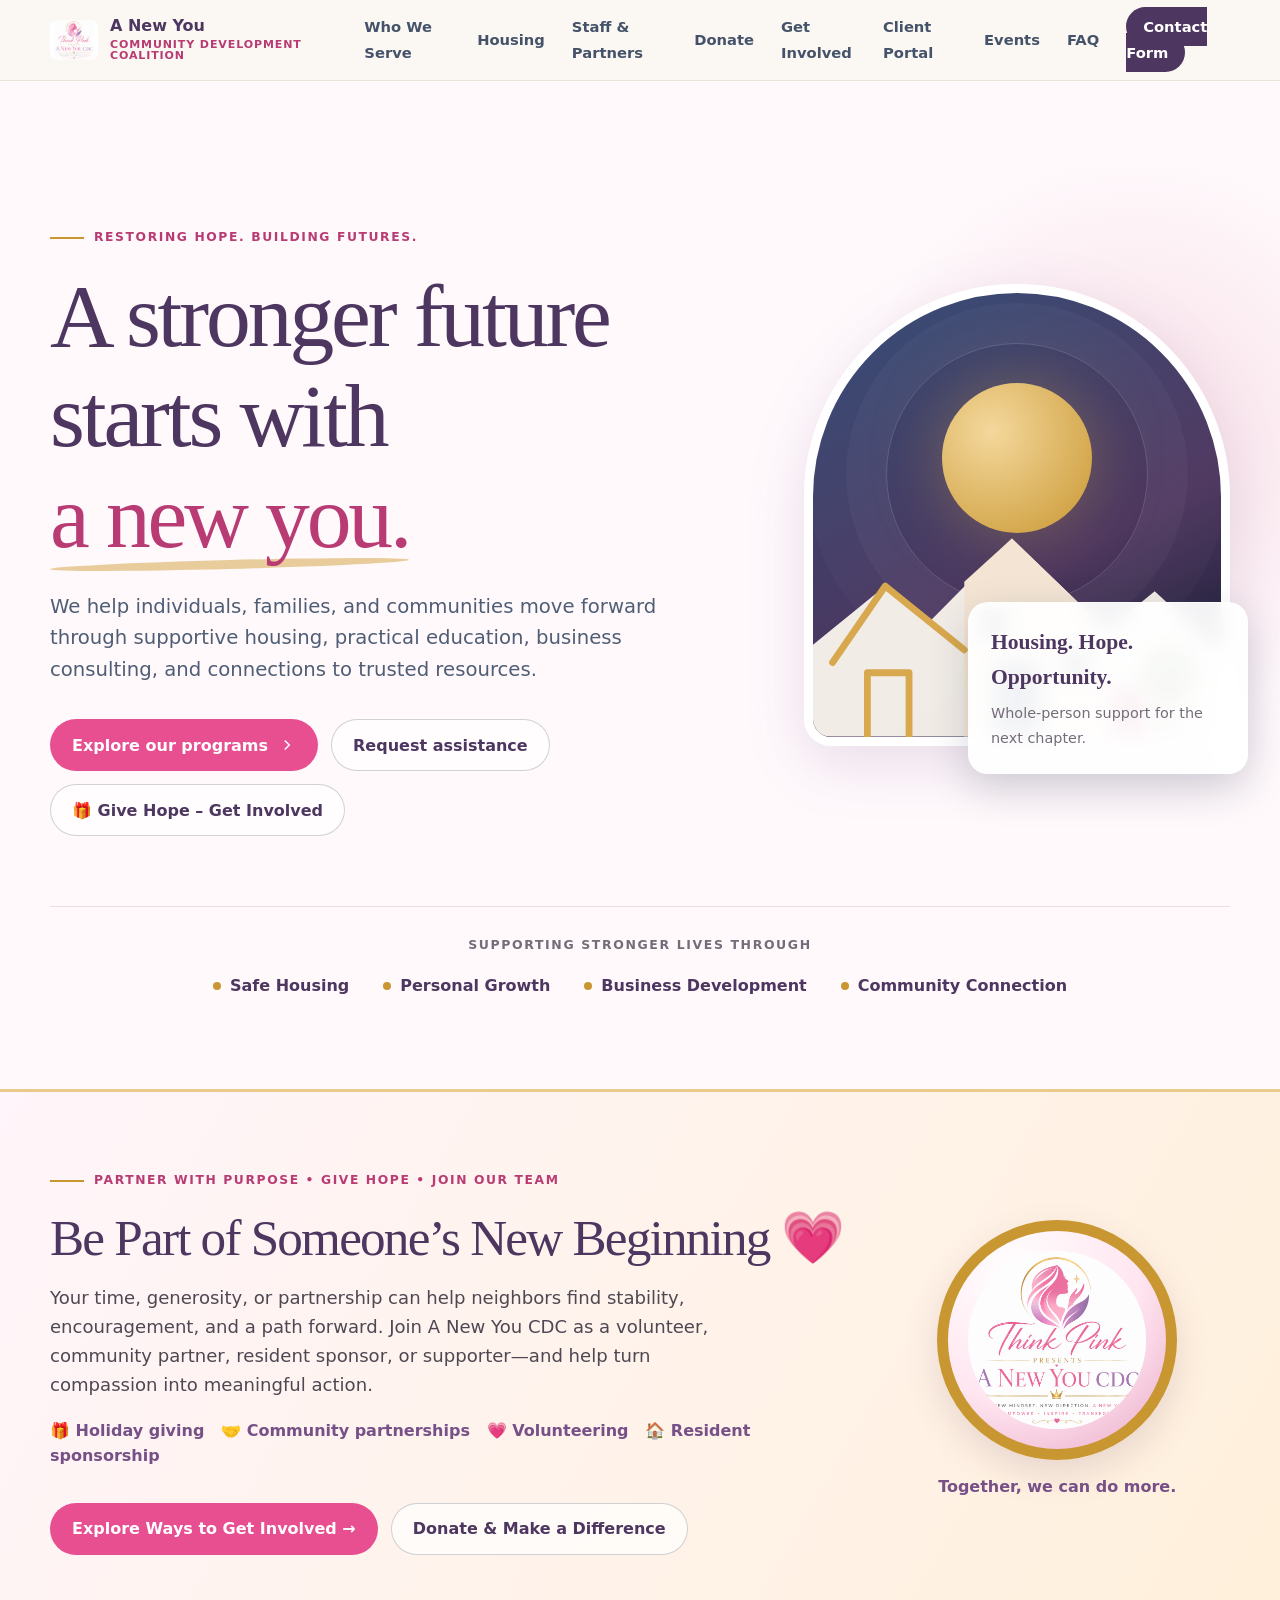
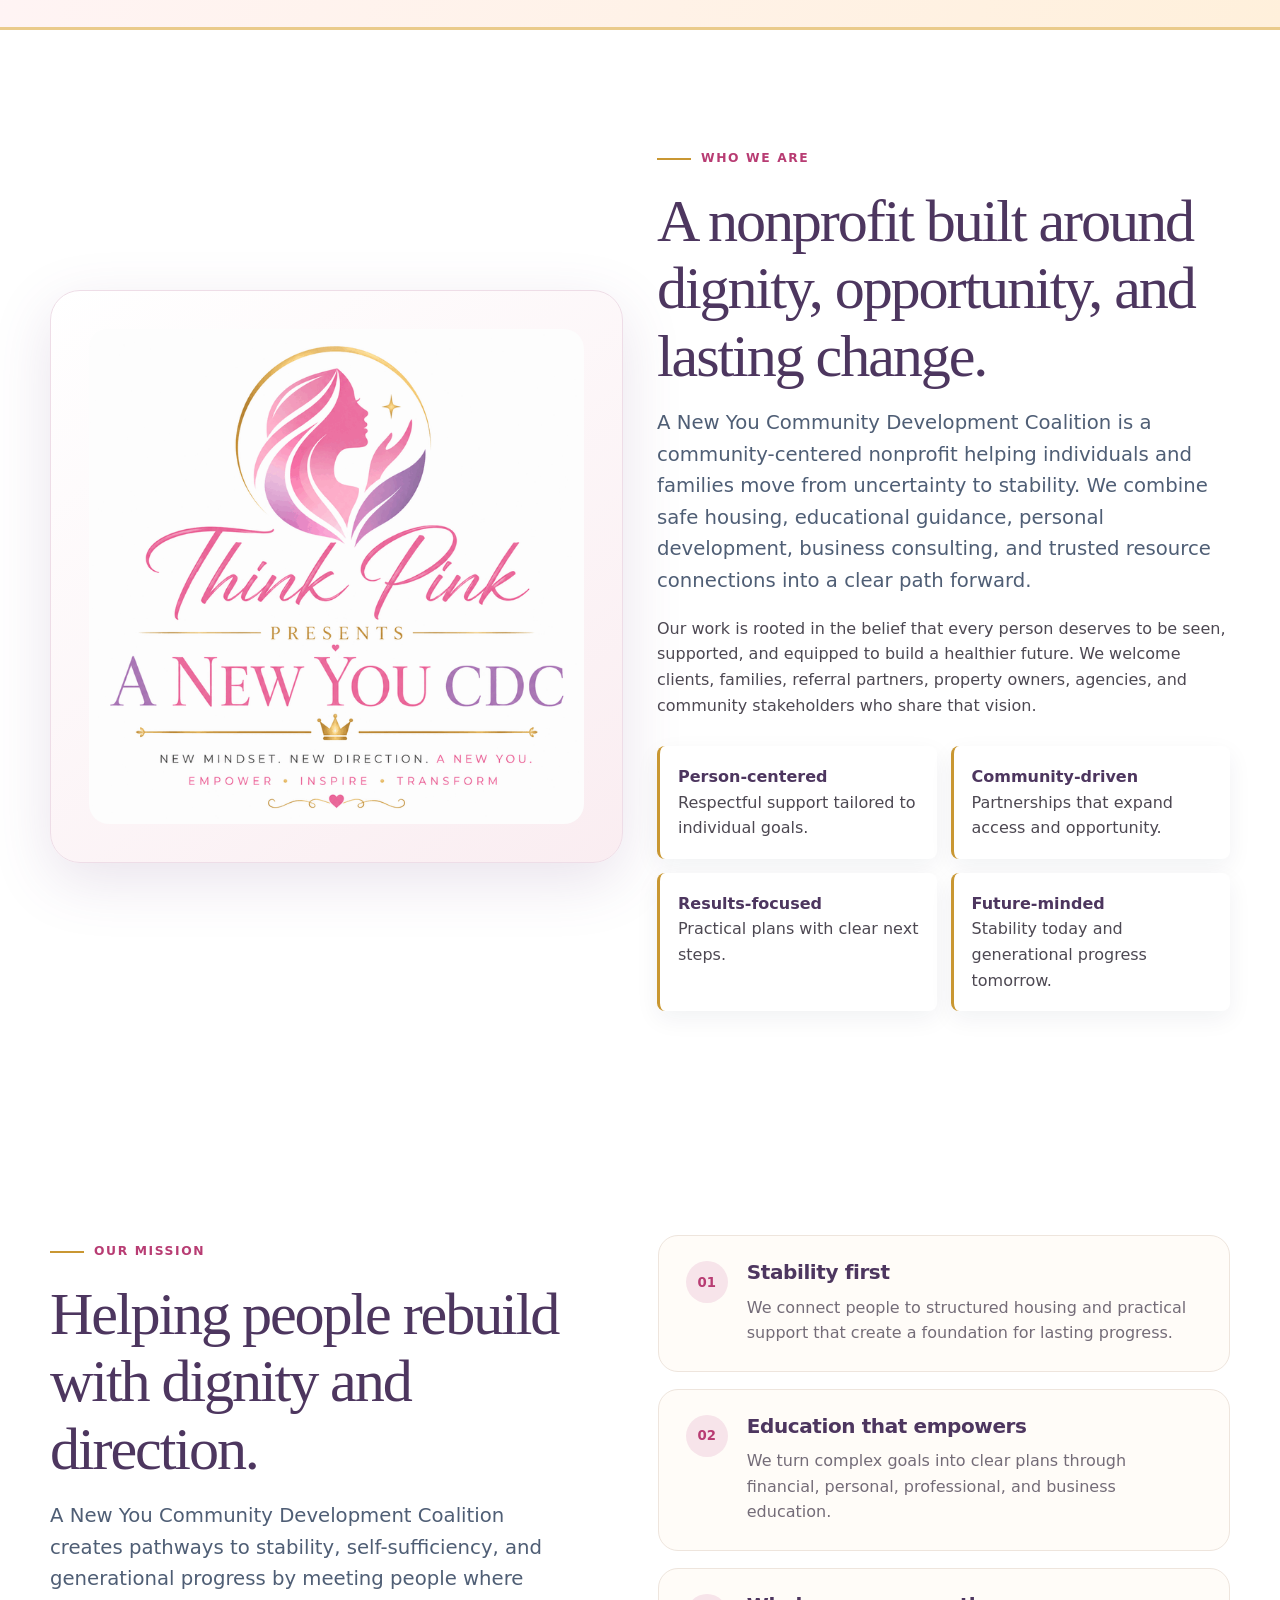
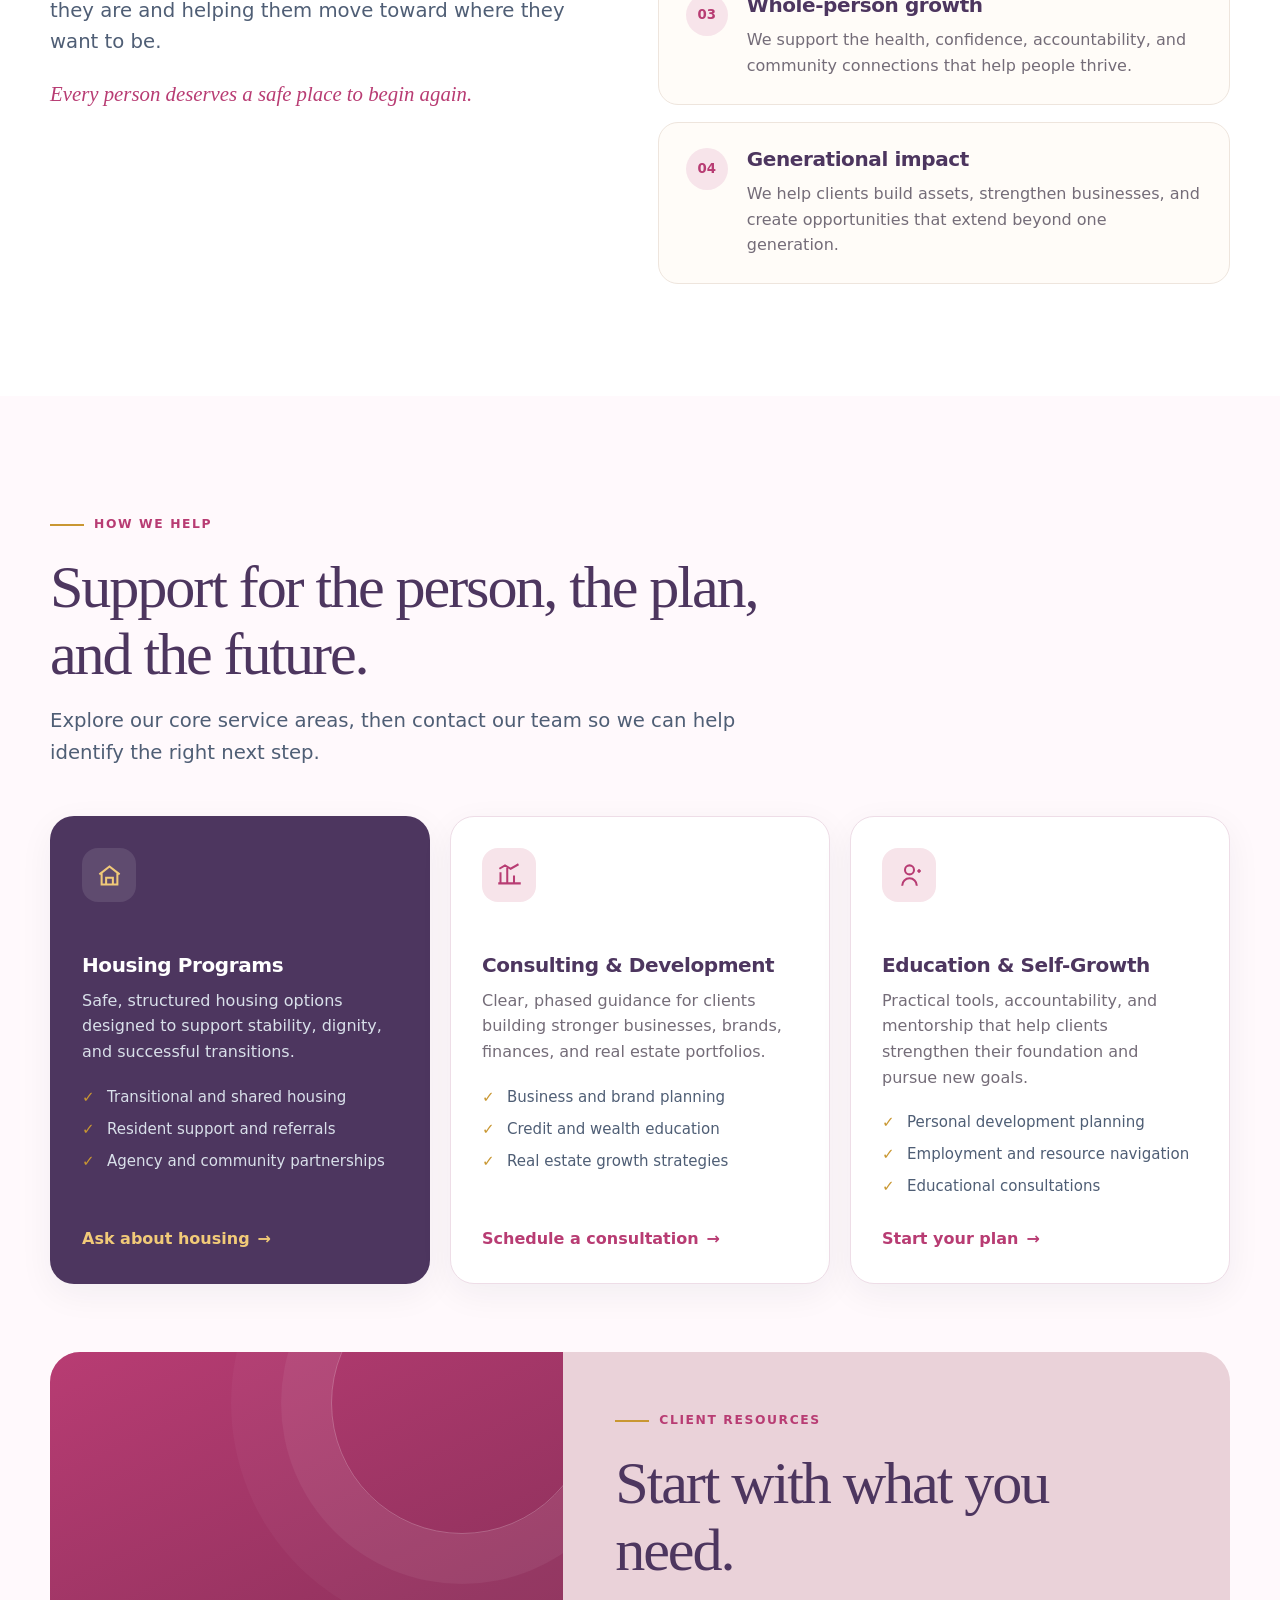
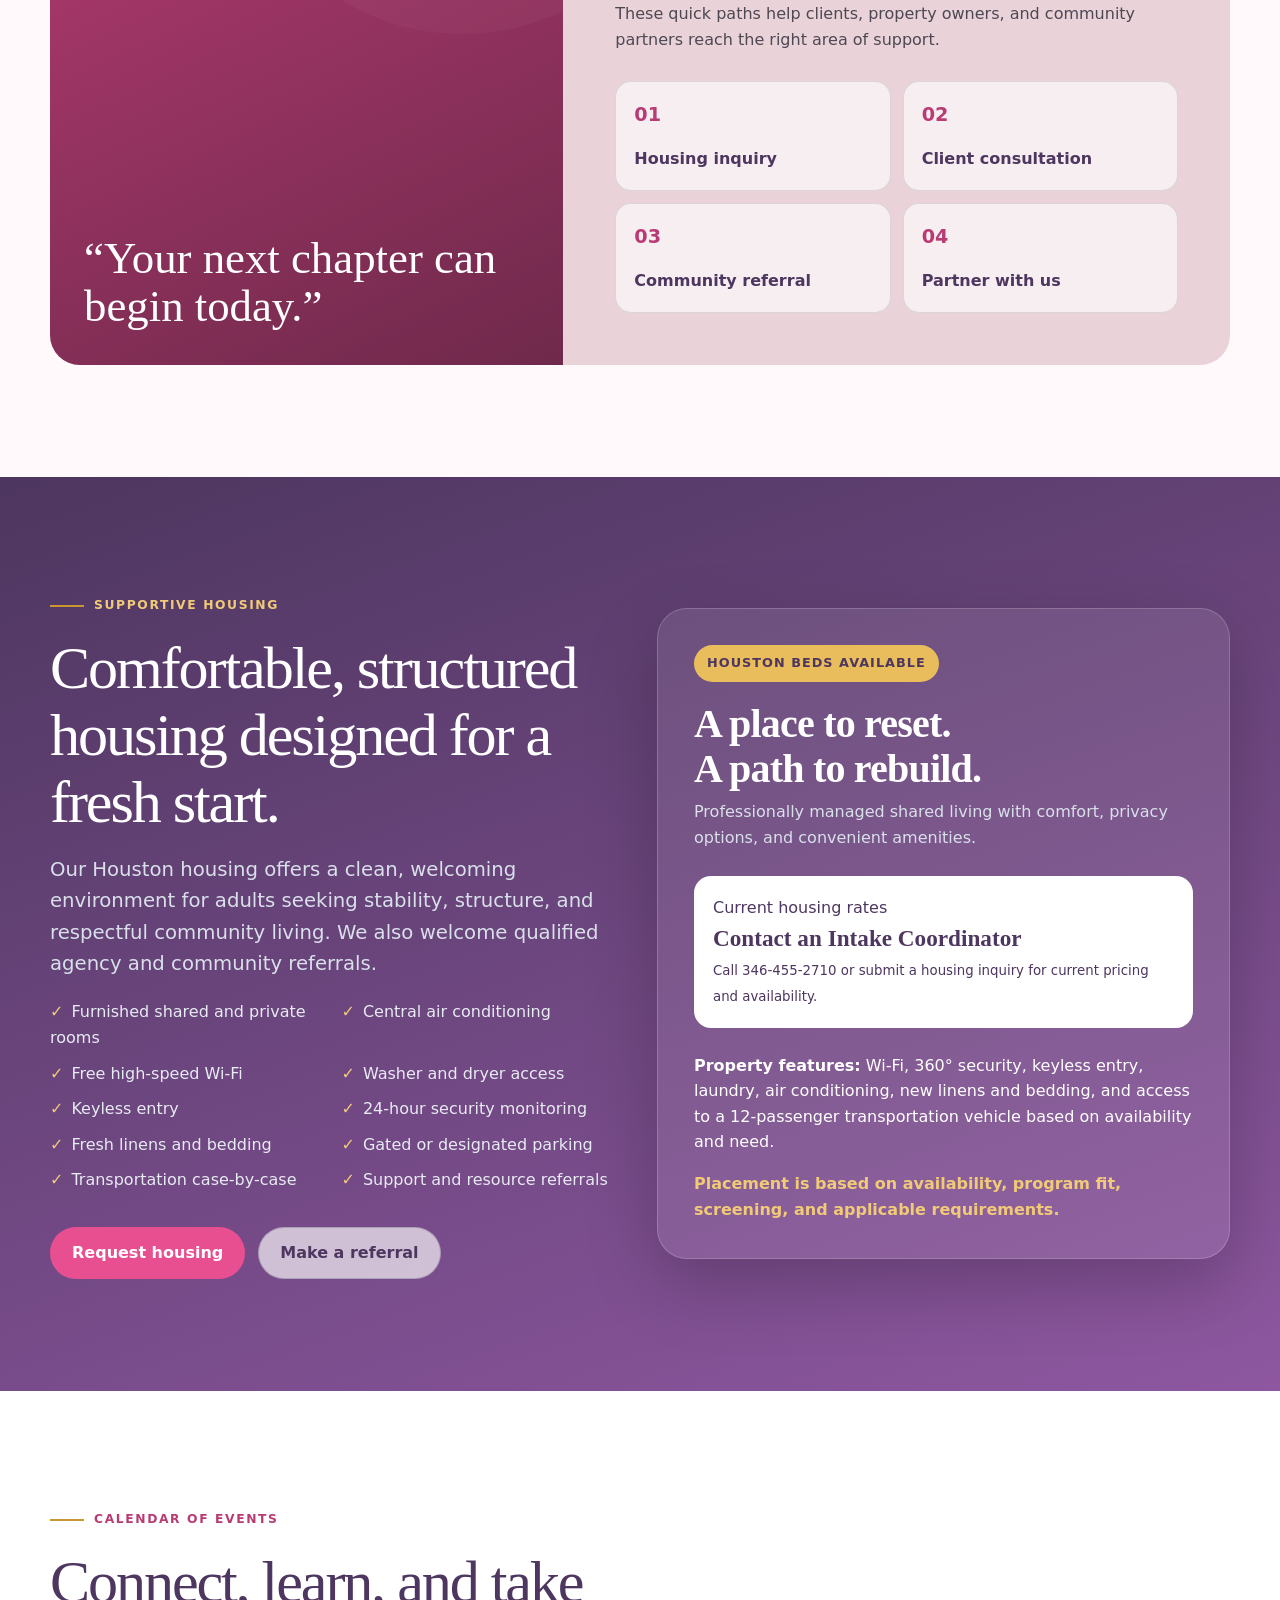
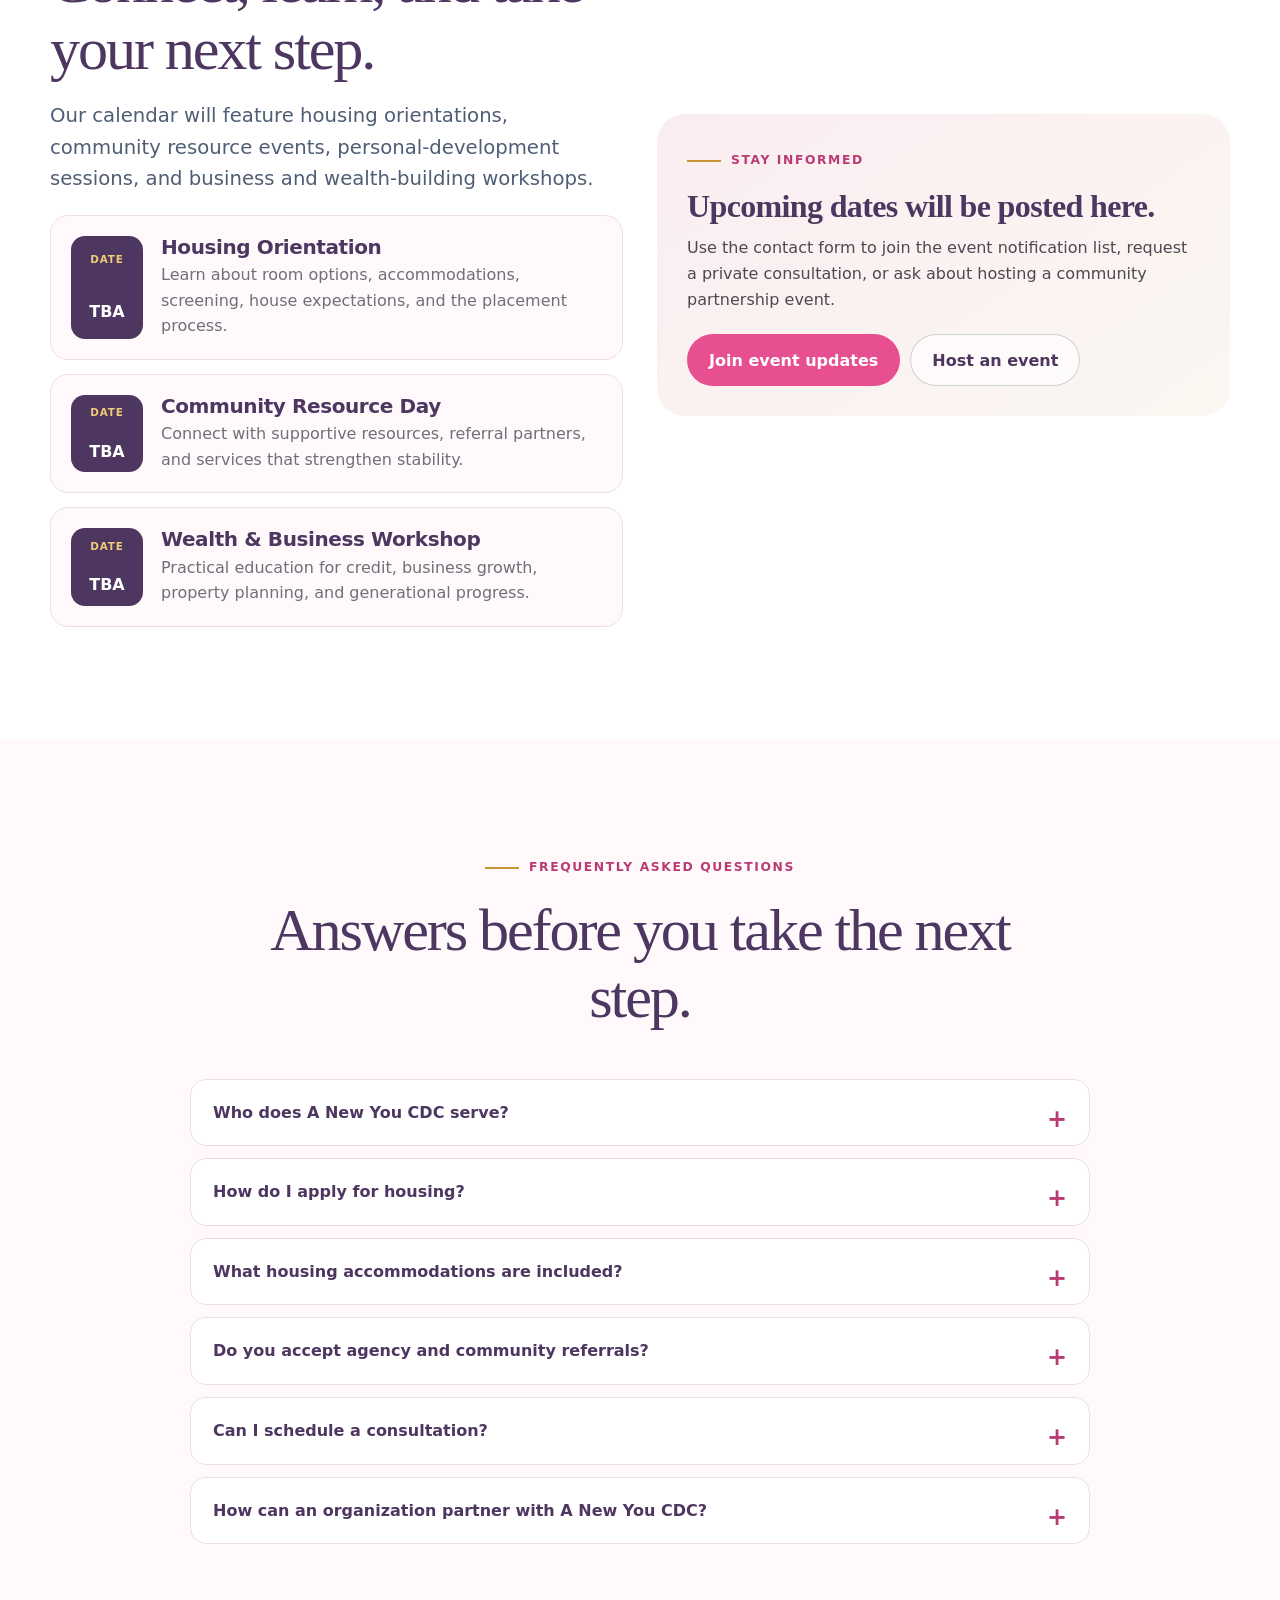
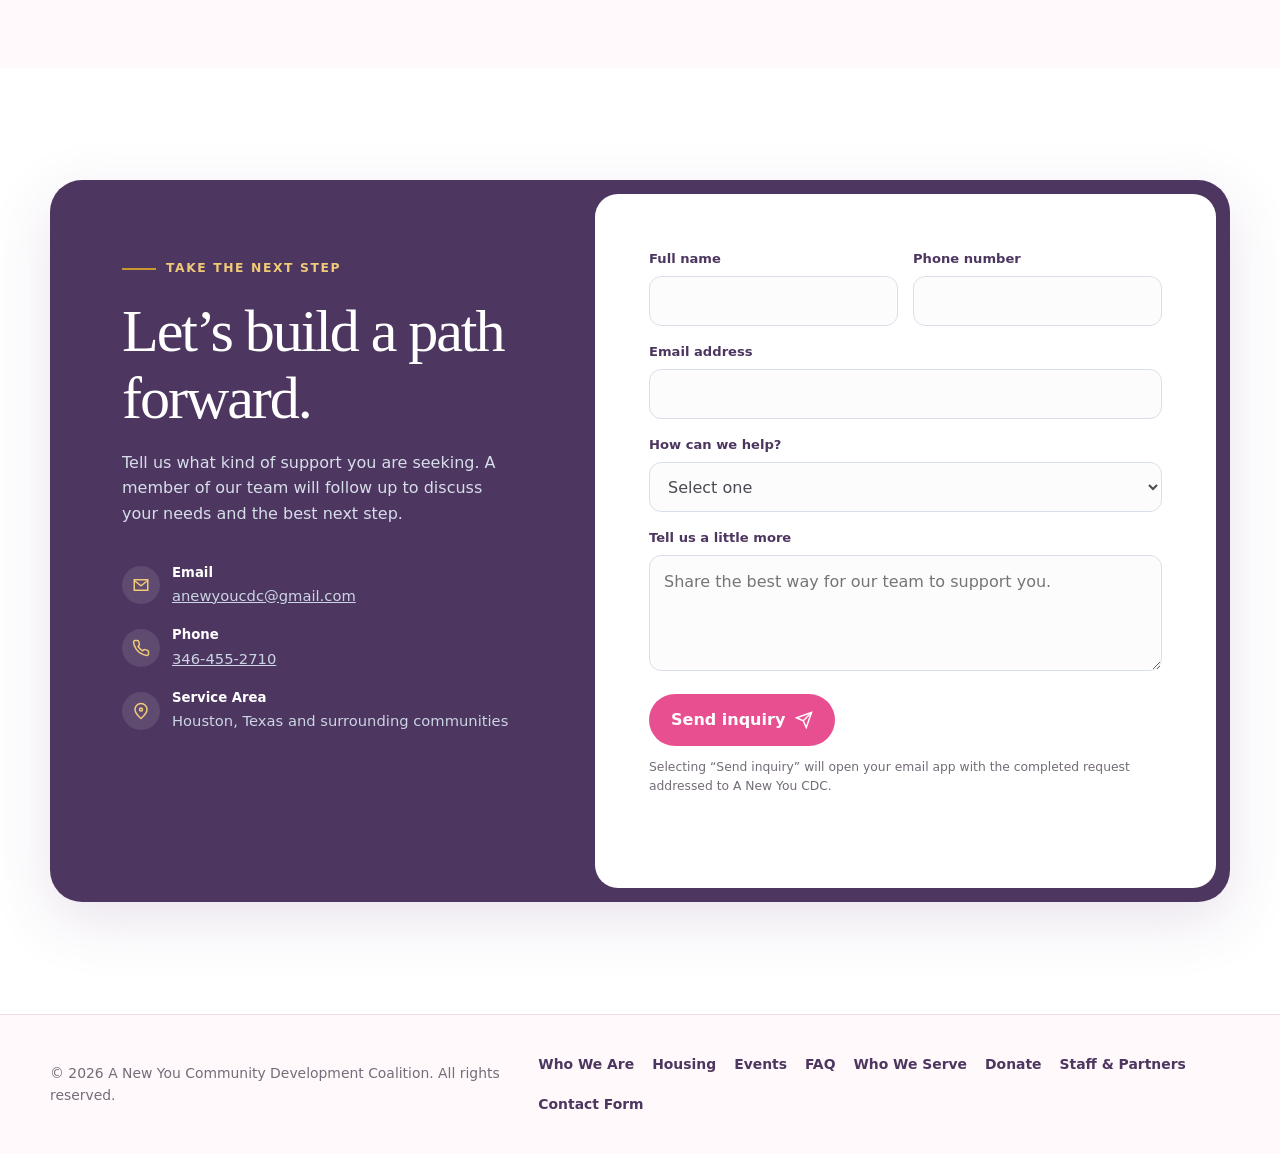
<file: index.html>
<!doctype html>
<html lang="en">
<head>
  <meta charset="utf-8">
  <meta name="viewport" content="width=device-width, initial-scale=1">
  <meta name="description" content="A New You Community Development Coalition strengthens individuals and families through housing, education, consulting, and community resources.">
  <meta name="theme-color" content="#17253f">
  <title>A New You Community Development Coalition</title><link rel="canonical" href="https://anewyoucdc.com/">
  <script>document.documentElement.classList.add('js');</script>
  <style>
    :root {
      --navy: #4d365f;
      --navy-2: #765087;
      --rose: #e84f91;
      --rose-dark: #b83c73;
      --gold: #c99732;
      --cream: #fff9fc;
      --white: #ffffff;
      --ink: #4d4852;
      --muted: #746c78;
      --line: #eedde7;
      --shadow: 0 18px 60px rgba(108, 65, 125, .15);
      --radius: 24px;
      --max: 1180px;
    }

    * { box-sizing: border-box; }

    html { scroll-behavior: smooth; }

    body {
      margin: 0;
      color: var(--ink);
      background: var(--cream);
      font-family: Inter, ui-sans-serif, system-ui, -apple-system, BlinkMacSystemFont, "Segoe UI", sans-serif;
      line-height: 1.6;
    }

    body.menu-open { overflow: hidden; }

    a { color: inherit; }
    img, svg { display: block; max-width: 100%; }
    button, input, select, textarea { font: inherit; }

    :focus-visible {
      outline: 3px solid rgba(201, 63, 104, .4);
      outline-offset: 4px;
    }

    .skip-link {
      position: fixed;
      top: 12px;
      left: 12px;
      z-index: 999;
      padding: 10px 14px;
      border-radius: 10px;
      background: var(--white);
      color: var(--navy);
      transform: translateY(-160%);
      transition: transform .2s ease;
    }

    .skip-link:focus { transform: translateY(0); }

    .container {
      width: min(calc(100% - 40px), var(--max));
      margin-inline: auto;
    }
    .brand-logo { width:58px; height:40px; object-fit:contain; border-radius:8px; background:#fff; }

    .eyebrow {
      display: inline-flex;
      align-items: center;
      gap: 10px;
      margin: 0 0 18px;
      color: var(--rose-dark);
      font-size: .77rem;
      font-weight: 800;
      letter-spacing: .13em;
      text-transform: uppercase;
    }

    .eyebrow::before {
      width: 34px;
      height: 2px;
      content: "";
      background: var(--gold);
    }

    h1, h2, h3, p { margin-top: 0; }

    h1, h2, h3 {
      color: var(--navy);
      line-height: 1.12;
      letter-spacing: -.035em;
    }

    h1 {
      max-width: 760px;
      margin-bottom: 24px;
      font-family: Georgia, "Times New Roman", serif;
      font-size: clamp(3rem, 7vw, 6.2rem);
      font-weight: 500;
    }

    h2 {
      margin-bottom: 18px;
      font-family: Georgia, "Times New Roman", serif;
      font-size: clamp(2.35rem, 4.7vw, 4.3rem);
      font-weight: 500;
    }

    h3 {
      margin-bottom: 11px;
      font-size: 1.25rem;
      letter-spacing: -.02em;
    }

    .lead {
      max-width: 700px;
      color: #4f5e75;
      font-size: clamp(1.05rem, 1.8vw, 1.23rem);
    }

    .section-heading {
      max-width: 760px;
      margin-bottom: 48px;
    }

    .section-heading p:last-child { margin-bottom: 0; }

    .button-row {
      display: flex;
      flex-wrap: wrap;
      gap: 13px;
      margin-top: 34px;
    }

    .button {
      display: inline-flex;
      min-height: 52px;
      align-items: center;
      justify-content: center;
      gap: 10px;
      padding: 13px 21px;
      border: 1px solid transparent;
      border-radius: 999px;
      font-weight: 800;
      line-height: 1.2;
      text-decoration: none;
      transition: transform .2s ease, box-shadow .2s ease, background .2s ease;
    }

    .button:hover {
      transform: translateY(-2px);
      box-shadow: 0 12px 26px rgba(23, 37, 63, .16);
    }

    .button-primary {
      background: var(--rose);
      color: var(--white);
    }

    .button-primary:hover { background: var(--rose-dark); }

    .button-secondary {
      border-color: rgba(23, 37, 63, .2);
      background: rgba(255, 255, 255, .65);
      color: var(--navy);
    }

    .button-light {
      background: var(--white);
      color: var(--navy);
    }

    .button svg { width: 18px; }

    header {
      position: sticky;
      top: 0;
      z-index: 100;
      border-bottom: 1px solid rgba(232, 223, 214, .8);
      background: rgba(251, 247, 241, .9);
      backdrop-filter: blur(16px);
    }

    .nav {
      display: flex;
      min-height: 80px;
      align-items: center;
      justify-content: space-between;
      gap: 30px;
    }

    .brand {
      display: inline-flex;
      align-items: center;
      gap: 12px;
      color: var(--navy);
      font-weight: 900;
      line-height: 1.05;
      text-decoration: none;
    }

    .brand-mark {
      display: grid;
      width: 45px;
      height: 45px;
      flex: 0 0 auto;
      place-items: center;
      border-radius: 50% 50% 50% 12px;
      background: var(--rose);
      color: var(--white);
      font-family: Georgia, serif;
      font-size: 1.45rem;
      font-style: italic;
      box-shadow: 0 9px 22px rgba(201, 63, 104, .25);
    }

    .brand-copy small {
      display: block;
      margin-top: 4px;
      color: var(--rose-dark);
      font-size: .69rem;
      font-weight: 800;
      letter-spacing: .08em;
      text-transform: uppercase;
    }

    .nav-links {
      display: flex;
      align-items: center;
      gap: 27px;
      list-style: none;
      margin: 0;
      padding: 0;
    }

    .nav-links a {
      color: #45536a;
      font-size: .92rem;
      font-weight: 700;
      text-decoration: none;
    }

    .nav-links a:hover { color: var(--rose-dark); }

    .nav-links .nav-cta {
      padding: 11px 17px;
      border-radius: 999px;
      background: var(--navy);
      color: var(--white);
    }

    .nav-links .nav-cta:hover { background: var(--rose); color: var(--white); }

    .menu-button {
      display: none;
      width: 46px;
      height: 46px;
      border: 1px solid var(--line);
      border-radius: 50%;
      background: var(--white);
      color: var(--navy);
      cursor: pointer;
    }

    .menu-button svg { width: 22px; margin: auto; }

    .hero {
      position: relative;
      overflow: hidden;
      padding: clamp(76px, 11vw, 140px) 0 90px;
    }

    .hero::before {
      position: absolute;
      top: 6%;
      right: -12%;
      width: 600px;
      height: 600px;
      border-radius: 50%;
      background: radial-gradient(circle, rgba(201, 63, 104, .14), rgba(201, 63, 104, 0) 67%);
      content: "";
      pointer-events: none;
    }

    .hero-grid {
      display: grid;
      align-items: center;
      grid-template-columns: minmax(0, 1.2fr) minmax(330px, .8fr);
      gap: 70px;
    }

    .hero h1 span {
      position: relative;
      color: var(--rose-dark);
      white-space: nowrap;
    }

    .hero h1 span::after {
      position: absolute;
      right: 0;
      bottom: -.04em;
      left: 0;
      height: 9px;
      border-radius: 50%;
      background: rgba(216, 168, 78, .55);
      content: "";
      transform: rotate(-1.5deg);
      z-index: -1;
    }

    .hero-visual {
      position: relative;
      min-height: 490px;
    }

    .arch-card {
      position: absolute;
      inset: 0 0 28px 18px;
      overflow: hidden;
      border: 9px solid var(--white);
      border-radius: 220px 220px 28px 28px;
      background: linear-gradient(150deg, #314974 0%, var(--navy) 61%, #101a2d 100%);
      box-shadow: var(--shadow);
    }

    .arch-card::before,
    .arch-card::after {
      position: absolute;
      border-radius: 50%;
      content: "";
    }

    .arch-card::before {
      top: 50px;
      left: 50%;
      width: 260px;
      height: 260px;
      border: 1px solid rgba(255, 255, 255, .17);
      transform: translateX(-50%);
      box-shadow: 0 0 0 40px rgba(255, 255, 255, .03), 0 0 0 80px rgba(255, 255, 255, .02);
    }

    .arch-card::after {
      top: 90px;
      left: 50%;
      width: 150px;
      height: 150px;
      background: radial-gradient(circle at 33% 32%, #f4d89c, var(--gold));
      box-shadow: 0 0 70px rgba(216, 168, 78, .38);
      transform: translateX(-50%);
    }

    .home-line {
      position: absolute;
      right: 0;
      bottom: 0;
      left: 0;
      z-index: 2;
      color: var(--white);
    }

    .visual-quote {
      position: absolute;
      right: -18px;
      bottom: 0;
      z-index: 4;
      width: min(280px, 78%);
      padding: 22px;
      border: 1px solid rgba(255, 255, 255, .65);
      border-radius: 20px;
      background: rgba(255, 255, 255, .94);
      box-shadow: 0 14px 40px rgba(23, 37, 63, .18);
      backdrop-filter: blur(10px);
    }

    .visual-quote strong {
      display: block;
      margin-bottom: 5px;
      color: var(--navy);
      font-family: Georgia, serif;
      font-size: 1.35rem;
    }

    .visual-quote span { color: var(--muted); font-size: .9rem; }

    .trust-strip {
      position: relative;
      z-index: 2;
      margin-top: 70px;
      padding-top: 28px;
      border-top: 1px solid var(--line);
    }

    .trust-strip p {
      margin: 0;
      color: var(--muted);
      font-size: .78rem;
      font-weight: 800;
      letter-spacing: .13em;
      text-align: center;
      text-transform: uppercase;
    }

    .trust-items {
      display: flex;
      flex-wrap: wrap;
      justify-content: center;
      gap: 15px 34px;
      margin-top: 18px;
      color: var(--navy);
      font-weight: 800;
    }

    .trust-items span {
      display: inline-flex;
      align-items: center;
      gap: 9px;
    }

    .trust-items span::before {
      width: 8px;
      height: 8px;
      border-radius: 50%;
      background: var(--gold);
      content: "";
    }

    .mission {
      padding: 112px 0;
      background: var(--white);
    }

    .mission-grid {
      display: grid;
      align-items: start;
      grid-template-columns: minmax(0, .95fr) minmax(0, 1.05fr);
      gap: 90px;
    }

    .mission-statement {
      position: sticky;
      top: 120px;
    }

    .mission-statement .accent-copy {
      color: var(--rose-dark);
      font-family: Georgia, serif;
      font-size: 1.3rem;
      font-style: italic;
    }

    .values { display: grid; gap: 17px; }

    .value {
      display: grid;
      padding: 25px 27px;
      border: 1px solid #eee5dd;
      border-radius: 20px;
      background: #fffcf8;
      grid-template-columns: auto 1fr;
      gap: 19px;
      transition: transform .2s ease, border-color .2s ease;
    }

    .value:hover { border-color: rgba(201, 63, 104, .35); transform: translateX(5px); }

    .number {
      display: grid;
      width: 42px;
      height: 42px;
      place-items: center;
      border-radius: 50%;
      background: #f7e4ea;
      color: var(--rose-dark);
      font-size: .83rem;
      font-weight: 900;
    }

    .value p { margin: 0; color: var(--muted); }

    .programs {
      padding: 112px 0;
      background: var(--cream);
    }

    .program-grid {
      display: grid;
      grid-template-columns: repeat(3, 1fr);
      gap: 20px;
    }

    .program-card {
      display: flex;
      min-height: 405px;
      flex-direction: column;
      padding: 31px;
      overflow: hidden;
      border: 1px solid var(--line);
      border-radius: var(--radius);
      background: var(--white);
      box-shadow: 0 10px 35px rgba(23, 37, 63, .055);
      transition: transform .25s ease, box-shadow .25s ease;
    }

    .program-card:hover {
      transform: translateY(-7px);
      box-shadow: var(--shadow);
    }

    .program-card.featured {
      border-color: transparent;
      background: var(--navy);
      color: var(--white);
    }

    .program-card.featured h3 { color: var(--white); }
    .program-card.featured p, .program-card.featured li { color: #d9e0ea; }

    .card-icon {
      display: grid;
      width: 54px;
      height: 54px;
      margin-bottom: 52px;
      place-items: center;
      border-radius: 16px;
      background: #f7e4ea;
      color: var(--rose-dark);
    }

    .featured .card-icon { background: rgba(255, 255, 255, .1); color: #f1ca78; }
    .card-icon svg { width: 27px; }

    .program-card > p { color: var(--muted); }

    .check-list {
      display: grid;
      gap: 8px;
      margin: 4px 0 28px;
      padding: 0;
      color: #4f5e75;
      font-size: .94rem;
      list-style: none;
    }

    .check-list li {
      display: grid;
      grid-template-columns: 17px 1fr;
      gap: 8px;
    }

    .check-list li::before {
      color: var(--gold);
      content: "✓";
      font-weight: 900;
    }

    .text-link {
      display: inline-flex;
      align-items: center;
      gap: 8px;
      margin-top: auto;
      color: var(--rose-dark);
      font-weight: 900;
      text-decoration: none;
    }

    .featured .text-link { color: #f1ca78; }
    .text-link:hover { gap: 12px; }

    .resources-wrap {
      display: grid;
      margin-top: 68px;
      overflow: hidden;
      border-radius: 30px;
      background: #ead2d9;
      grid-template-columns: .87fr 1.13fr;
    }

    .resource-art {
      position: relative;
      min-height: 380px;
      overflow: hidden;
      background: linear-gradient(155deg, var(--rose-dark), #6f294b);
    }

    .resource-art::before {
      position: absolute;
      top: -80px;
      right: -30px;
      width: 260px;
      height: 260px;
      border: 1px solid rgba(255, 255, 255, .24);
      border-radius: 50%;
      content: "";
      box-shadow: 0 0 0 50px rgba(255, 255, 255, .055), 0 0 0 100px rgba(255, 255, 255, .03);
    }

    .resource-art blockquote {
      position: absolute;
      right: 34px;
      bottom: 34px;
      left: 34px;
      margin: 0;
      color: var(--white);
      font-family: Georgia, serif;
      font-size: clamp(1.8rem, 3.5vw, 3.15rem);
      font-weight: 500;
      line-height: 1.08;
    }

    .resource-content { padding: 52px; }

    .resource-list {
      display: grid;
      margin-top: 28px;
      grid-template-columns: repeat(2, 1fr);
      gap: 12px;
    }

    .resource-link {
      display: flex;
      min-height: 110px;
      flex-direction: column;
      justify-content: space-between;
      padding: 18px;
      border: 1px solid rgba(23, 37, 63, .12);
      border-radius: 16px;
      background: rgba(255, 255, 255, .62);
      color: var(--navy);
      font-weight: 850;
      text-decoration: none;
      transition: background .2s ease, transform .2s ease;
    }

    .resource-link:hover { background: var(--white); transform: translateY(-3px); }
    .resource-link span { color: var(--rose-dark); font-size: 1.2rem; }

    .contact {
      padding: 112px 0;
      background: var(--white);
    }

    .contact-shell {
      display: grid;
      overflow: hidden;
      border-radius: 32px;
      background: var(--navy);
      color: var(--white);
      grid-template-columns: .9fr 1.1fr;
      box-shadow: var(--shadow);
    }

    .contact-copy { padding: clamp(38px, 6vw, 72px); }

    .contact-copy h2 { color: var(--white); }
    .contact-copy .eyebrow { color: #f1ca78; }
    .contact-copy p { color: #d7deea; }

    .contact-details {
      display: grid;
      gap: 16px;
      margin-top: 35px;
    }

    .contact-detail {
      display: grid;
      grid-template-columns: 38px 1fr;
      gap: 12px;
      align-items: center;
    }

    .contact-detail .mini-icon {
      display: grid;
      width: 38px;
      height: 38px;
      place-items: center;
      border-radius: 50%;
      background: rgba(255, 255, 255, .1);
      color: #f1ca78;
    }

    .contact-detail svg { width: 18px; }
    .contact-detail strong { display: block; color: var(--white); font-size: .83rem; }
    .contact-detail span { color: #cbd5e3; font-size: .92rem; }

    .contact-form {
      margin: 14px;
      padding: clamp(30px, 5vw, 54px);
      border-radius: 23px;
      background: var(--white);
      color: var(--ink);
    }

    .form-row {
      display: grid;
      grid-template-columns: repeat(2, 1fr);
      gap: 15px;
    }

    label {
      display: block;
      margin-bottom: 7px;
      color: var(--navy);
      font-size: .82rem;
      font-weight: 800;
    }

    input, select, textarea {
      width: 100%;
      border: 1px solid #d9dfe8;
      border-radius: 12px;
      background: #fcfcfd;
      color: var(--ink);
    }

    input, select { height: 50px; padding: 0 14px; }
    textarea { min-height: 116px; padding: 13px 14px; resize: vertical; }

    .field { margin-bottom: 15px; }
    .form-note { margin: 12px 0 0; color: var(--muted); font-size: .77rem; }
    .form-status { min-height: 25px; margin: 12px 0 0; color: var(--rose-dark); font-size: .9rem; font-weight: 750; }

    .who, .housing, .events, .faq { padding: 112px 0; }
    .who { background: #fff; }
    .who-grid, .housing-grid, .events-grid { display:grid; grid-template-columns: 1fr 1fr; gap:34px; align-items:center; }
    .logo-panel { padding:38px; border:1px solid var(--line); border-radius:30px; background:linear-gradient(145deg,#fff,#faedf1); box-shadow:var(--shadow); }
    .logo-panel img { width:100%; border-radius:20px; }
    .impact-list { display:grid; grid-template-columns:repeat(2,1fr); gap:14px; margin-top:28px; }
    .impact-list div { padding:18px; border-left:3px solid var(--gold); border-radius:8px; background:#fff; box-shadow:0 8px 25px rgba(23,37,63,.06); }
    .impact-list strong { display:block; color:var(--navy); }
    .housing { background:linear-gradient(160deg,#4d365f,#8e57a0); color:#fff; }
    .housing h2, .housing h3 { color:#fff; }
    .housing .eyebrow { color:#f1ca78; }
    .housing .lead { color:#d9e0ea; }
    .housing-flyer { padding:36px; border:1px solid rgba(255,255,255,.18); border-radius:30px; background:rgba(255,255,255,.09); box-shadow:0 25px 70px rgba(0,0,0,.22); }
    .availability { display:inline-flex; padding:8px 13px; border-radius:999px; background:#e9bd5b; color:#4d365f; font-size:.8rem; font-weight:900; letter-spacing:.08em; text-transform:uppercase; }
    .price-grid { display:grid; grid-template-columns:repeat(2,1fr); gap:13px; margin:25px 0; }
    .price-card { padding:19px; border-radius:17px; background:#fff; color:var(--navy); }
    .price-card strong { display:block; font-family:Georgia,serif; font-size:1.8rem; }
    .amenities { display:grid; grid-template-columns:repeat(2,1fr); gap:10px; padding:0; list-style:none; }
    .amenities li { color:#e7ebf2; }
    .amenities li::before { margin-right:8px; color:#f1ca78; content:'✓'; font-weight:900; }
    .events { background:#fff; }
    .event-list { display:grid; gap:14px; }
    .event-card { display:grid; grid-template-columns:72px 1fr; gap:18px; padding:20px; border:1px solid var(--line); border-radius:18px; background:var(--cream); }
    .event-date { display:grid; place-items:center; min-height:68px; border-radius:14px; background:var(--navy); color:#fff; font-weight:900; text-align:center; line-height:1.1; }
    .event-date small { display:block; color:#f1ca78; font-size:.65rem; letter-spacing:.08em; }
    .event-card h3 { margin-bottom:4px; }
    .event-card p { margin:0; color:var(--muted); }
    .calendar-box { padding:30px; border-radius:28px; background:linear-gradient(145deg,#faedf1,#fbf7f1); }
    .calendar-box h3 { font-family:Georgia,serif; font-size:2rem; }
    .calendar-actions { display:flex; flex-wrap:wrap; gap:10px; margin-top:22px; }
    .faq { background:var(--cream); }
    .faq-list { max-width:900px; margin:35px auto 0; }
    details { margin-bottom:12px; border:1px solid var(--line); border-radius:16px; background:#fff; }
    summary { padding:20px 56px 20px 22px; color:var(--navy); cursor:pointer; font-weight:850; list-style:none; position:relative; }
    summary::after { position:absolute; right:22px; content:'+'; color:var(--rose-dark); font-size:1.5rem; }
    details[open] summary::after { content:'–'; }
    details p { padding:0 22px 22px; margin:0; color:var(--muted); }

    footer {
      padding: 38px 0;
      border-top: 1px solid var(--line);
      background: var(--cream);
    }

    .footer-row {
      display: flex;
      align-items: center;
      justify-content: space-between;
      gap: 22px;
      color: var(--muted);
      font-size: .87rem;
    }

    .footer-links { display: flex; flex-wrap: wrap; gap: 18px; }
    .footer-links a { color: var(--navy); font-weight: 750; text-decoration: none; }
    .footer-links a:hover { color: var(--rose-dark); }

    .js .reveal {
      opacity: 0;
      transform: translateY(20px);
      transition: opacity .7s ease, transform .7s ease;
    }

    .reveal.visible { opacity: 1; transform: none; }

    @media (max-width: 900px) {
      .menu-button { display: inline-grid; }

      .nav-links {
        position: fixed;
        inset: 80px 0 auto;
        display: none;
        align-items: stretch;
        padding: 24px 20px 30px;
        border-bottom: 1px solid var(--line);
        background: var(--cream);
        flex-direction: column;
        gap: 18px;
        box-shadow: 0 24px 45px rgba(23, 37, 63, .12);
      }

      .nav-links.open { display: flex; }
      .nav-links .nav-cta { text-align: center; }

      .hero-grid,
      .mission-grid,
      .resources-wrap,
      .contact-shell, .who-grid, .housing-grid, .events-grid { grid-template-columns: 1fr; }

      .hero-grid { gap: 55px; }
      .hero-visual { width: min(100%, 520px); min-height: 440px; margin: auto; }
      .mission-grid { gap: 48px; }
      .mission-statement { position: static; }
      .program-grid { grid-template-columns: 1fr 1fr; }
      .program-card:last-child { grid-column: 1 / -1; min-height: 330px; }
      .resource-art { min-height: 300px; }
    }

    @media (max-width: 640px) {
      .container { width: min(calc(100% - 28px), var(--max)); }
      .brand-copy { max-width: 220px; font-size: .89rem; }
      .brand-copy small { font-size: .6rem; }
      h1 { font-size: clamp(2.65rem, 15vw, 4.2rem); }
      .hero { padding-top: 65px; }
      .hero-visual { min-height: 365px; }
      .arch-card { left: 0; }
      .visual-quote { right: 8px; }
      .trust-items { align-items: flex-start; flex-direction: column; padding-left: 20px; }
      .mission, .programs, .contact { padding: 84px 0; }
      .program-grid { grid-template-columns: 1fr; }
      .program-card, .program-card:last-child { min-height: 360px; grid-column: auto; }
      .card-icon { margin-bottom: 35px; }
      .resource-content { padding: 34px 24px; }
      .resource-list, .form-row { grid-template-columns: 1fr; }
      .contact-copy { padding: 42px 27px; }
      .contact-form { margin: 9px; padding: 30px 21px; }
      .footer-row { align-items: flex-start; flex-direction: column; }
      .impact-list, .price-grid, .amenities { grid-template-columns:1fr; }
    }

    @media (prefers-reduced-motion: reduce) {
      *, *::before, *::after { scroll-behavior: auto !important; transition: none !important; }
      .reveal { opacity: 1; transform: none; }
    }
  </style>
</head>
<body>
  <a class="skip-link" href="#main">Skip to main content</a>

  <header>
    <nav class="nav container" aria-label="Primary navigation">
      <a class="brand" href="index.html" aria-label="A New You Community Development Coalition home">
        <img class="brand-logo" src="logo.svg" alt="">
        <span class="brand-copy">A New You <small>Community Development Coalition</small></span>
      </a>

      <button class="menu-button" type="button" aria-expanded="false" aria-controls="nav-links" aria-label="Open navigation menu">
        <svg viewBox="0 0 24 24" fill="none" stroke="currentColor" stroke-width="2" aria-hidden="true">
          <path d="M4 7h16M4 12h16M4 17h16"></path>
        </svg>
      </button>

      <ul class="nav-links" id="nav-links">
        <li><a href="who-we-serve.html">Who We Serve</a></li>
        <li><a href="#housing">Housing</a></li>
        <li><a href="staff-partners.html">Staff & Partners</a></li>
        <li><a href="donate.html">Donate</a></li>
        <li><a href="get-involved.html">Get Involved</a></li>
        <li><a href="client-portal.html">Client Portal</a></li>
        <li><a href="#events">Events</a></li>
        <li><a href="#faq">FAQ</a></li>
        <li><a class="nav-cta" href="#contact">Contact Form</a></li>
      </ul>
    </nav>
  </header>

  <main id="main">
    <section class="hero" id="top">
      <div class="container">
        <div class="hero-grid">
          <div>
            <p class="eyebrow">Restoring hope. Building futures.</p>
            <h1>A stronger future starts with <span>a new you.</span></h1>
            <p class="lead">We help individuals, families, and communities move forward through supportive housing, practical education, business consulting, and connections to trusted resources.</p>
            <div class="button-row">
              <a class="button button-primary" href="#programs">Explore our programs
                <svg viewBox="0 0 24 24" fill="none" stroke="currentColor" stroke-width="2" aria-hidden="true"><path d="m9 18 6-6-6-6"></path></svg>
              </a>
              <a class="button button-secondary" href="#contact">Request assistance</a>
              <a class="button button-secondary" href="get-involved.html">🎁 Give Hope – Get Involved</a>
            </div>
          </div>

          <div class="hero-visual" aria-label="A welcoming community and home illustration">
            <div class="arch-card">
              <svg class="home-line" viewBox="0 0 480 330" fill="none" aria-hidden="true">
                <path d="M0 222 85 153l52 42 97-98 112 108 56-46 78 72v99H0V222Z" fill="#F9F4ED" opacity=".96"/>
                <path d="m178 148 56-51 112 108v125H178V148Z" fill="#F3E4D3"/>
                <path d="M213 330v-88h55v88M296 229h27v33h-27zM199 182h27v33h-27z" fill="#263C62"/>
                <path d="M64 330v-75h49v75M23 243l62-90 93 75" stroke="#D8A84E" stroke-width="8" stroke-linecap="round" stroke-linejoin="round"/>
                <path d="M351 330v-58h41v58" fill="#C93F68"/>
                <circle cx="419" cy="256" r="35" fill="#849F7A"/>
                <rect x="414" y="271" width="10" height="59" rx="5" fill="#4D6949"/>
              </svg>
            </div>
            <div class="visual-quote">
              <strong>Housing. Hope. Opportunity.</strong>
              <span>Whole-person support for the next chapter.</span>
            </div>
          </div>
        </div>

        <div class="trust-strip" aria-label="Areas of service">
          <p>Supporting stronger lives through</p>
          <div class="trust-items">
            <span>Safe Housing</span>
            <span>Personal Growth</span>
            <span>Business Development</span>
            <span>Community Connection</span>
          </div>
        </div>
      </div>
    </section>

    <section aria-labelledby="join-community-title" style="background:linear-gradient(120deg,#fff5fa,#fff0db);padding:clamp(36px,6vw,72px) 0;border-top:3px solid #eacb8b;border-bottom:3px solid #eacb8b"><div class="container" style="display:grid;grid-template-columns:minmax(0,1.4fr) minmax(220px,.6fr);gap:28px;align-items:center"><div><p class="eyebrow">Partner with purpose • Give hope • Join our team</p><h2 id="join-community-title" style="font-size:clamp(2rem,4vw,3.3rem);margin-bottom:18px">Be Part of Someone’s New Beginning 💗</h2><p style="font-size:1.13rem;max-width:710px">Your time, generosity, or partnership can help neighbors find stability, encouragement, and a path forward. Join A New You CDC as a volunteer, community partner, resident sponsor, or supporter—and help turn compassion into meaningful action.</p><p style="font-weight:750;color:#765087">🎁 Holiday giving &nbsp; 🤝 Community partnerships &nbsp; 💗 Volunteering &nbsp; 🏠 Resident sponsorship</p><div class="button-row"><a class="button button-primary" href="get-involved.html">Explore Ways to Get Involved →</a><a class="button button-secondary" href="donate.html">Donate & Make a Difference</a></div></div><div style="text-align:center"><div style="display:inline-grid;place-items:center;width:min(240px,100%);aspect-ratio:1;border-radius:50%;border:11px solid #c99732;background:radial-gradient(circle at 30% 20%,#fff,#ffe5f0 55%,#e9a8c6);box-shadow:0 14px 35px #714d6429;padding:20px"><img src="logo.svg" alt="A New You CDC original logo" style="width:100%;border-radius:50%;background:#fff"></div><p style="margin:14px auto 0;font-weight:800;color:#765087">Together, we can do more.</p></div></div></section>

    <section class="who" id="who">
      <div class="container who-grid">
        <div class="logo-panel reveal"><img src="logo.svg" alt="Think Pink Presents A New You CDC — New Mindset, New Direction, A New You"></div>
        <div class="reveal">
          <p class="eyebrow">Who we are</p>
          <h2>A nonprofit built around dignity, opportunity, and lasting change.</h2>
          <p class="lead">A New You Community Development Coalition is a community-centered nonprofit helping individuals and families move from uncertainty to stability. We combine safe housing, educational guidance, personal development, business consulting, and trusted resource connections into a clear path forward.</p>
          <p>Our work is rooted in the belief that every person deserves to be seen, supported, and equipped to build a healthier future. We welcome clients, families, referral partners, property owners, agencies, and community stakeholders who share that vision.</p>
          <div class="impact-list">
            <div><strong>Person-centered</strong><span>Respectful support tailored to individual goals.</span></div>
            <div><strong>Community-driven</strong><span>Partnerships that expand access and opportunity.</span></div>
            <div><strong>Results-focused</strong><span>Practical plans with clear next steps.</span></div>
            <div><strong>Future-minded</strong><span>Stability today and generational progress tomorrow.</span></div>
          </div>
        </div>
      </div>
    </section>

    <section class="mission" id="mission">
      <div class="container mission-grid">
        <div class="mission-statement reveal">
          <p class="eyebrow">Our mission</p>
          <h2>Helping people rebuild with dignity and direction.</h2>
          <p class="lead">A New You Community Development Coalition creates pathways to stability, self-sufficiency, and generational progress by meeting people where they are and helping them move toward where they want to be.</p>
          <p class="accent-copy">Every person deserves a safe place to begin again.</p>
        </div>

        <div class="values reveal">
          <article class="value">
            <span class="number">01</span>
            <div><h3>Stability first</h3><p>We connect people to structured housing and practical support that create a foundation for lasting progress.</p></div>
          </article>
          <article class="value">
            <span class="number">02</span>
            <div><h3>Education that empowers</h3><p>We turn complex goals into clear plans through financial, personal, professional, and business education.</p></div>
          </article>
          <article class="value">
            <span class="number">03</span>
            <div><h3>Whole-person growth</h3><p>We support the health, confidence, accountability, and community connections that help people thrive.</p></div>
          </article>
          <article class="value">
            <span class="number">04</span>
            <div><h3>Generational impact</h3><p>We help clients build assets, strengthen businesses, and create opportunities that extend beyond one generation.</p></div>
          </article>
        </div>
      </div>
    </section>

    <section class="programs" id="programs">
      <div class="container">
        <div class="section-heading reveal">
          <p class="eyebrow">How we help</p>
          <h2>Support for the person, the plan, and the future.</h2>
          <p class="lead">Explore our core service areas, then contact our team so we can help identify the right next step.</p>
        </div>

        <div class="program-grid">
          <article class="program-card featured reveal">
            <div class="card-icon" aria-hidden="true">
              <svg viewBox="0 0 24 24" fill="none" stroke="currentColor" stroke-width="1.8"><path d="m3 11 9-7 9 7"></path><path d="M5 10v10h14V10M9 20v-6h6v6"></path></svg>
            </div>
            <h3>Housing Programs</h3>
            <p>Safe, structured housing options designed to support stability, dignity, and successful transitions.</p>
            <ul class="check-list">
              <li>Transitional and shared housing</li>
              <li>Resident support and referrals</li>
              <li>Agency and community partnerships</li>
            </ul>
            <a class="text-link" href="#contact">Ask about housing <span aria-hidden="true">→</span></a>
          </article>

          <article class="program-card reveal">
            <div class="card-icon" aria-hidden="true">
              <svg viewBox="0 0 24 24" fill="none" stroke="currentColor" stroke-width="1.8"><path d="M4 19V9M10 19V5M16 19v-7M22 19H2"></path><path d="m3 6 5-3 5 3 7-4"></path></svg>
            </div>
            <h3>Consulting & Development</h3>
            <p>Clear, phased guidance for clients building stronger businesses, brands, finances, and real estate portfolios.</p>
            <ul class="check-list">
              <li>Business and brand planning</li>
              <li>Credit and wealth education</li>
              <li>Real estate growth strategies</li>
            </ul>
            <a class="text-link" href="#contact">Schedule a consultation <span aria-hidden="true">→</span></a>
          </article>

          <article class="program-card reveal">
            <div class="card-icon" aria-hidden="true">
              <svg viewBox="0 0 24 24" fill="none" stroke="currentColor" stroke-width="1.8"><circle cx="12" cy="7" r="4"></circle><path d="M5.5 21a6.5 6.5 0 0 1 13 0M19 8h3M20.5 6.5v3"></path></svg>
            </div>
            <h3>Education & Self-Growth</h3>
            <p>Practical tools, accountability, and mentorship that help clients strengthen their foundation and pursue new goals.</p>
            <ul class="check-list">
              <li>Personal development planning</li>
              <li>Employment and resource navigation</li>
              <li>Educational consultations</li>
            </ul>
            <a class="text-link" href="#contact">Start your plan <span aria-hidden="true">→</span></a>
          </article>
        </div>

        <div class="resources-wrap reveal" id="resources">
          <div class="resource-art">
            <blockquote>“Your next chapter can begin today.”</blockquote>
          </div>
          <div class="resource-content">
            <p class="eyebrow">Client resources</p>
            <h2>Start with what you need.</h2>
            <p>These quick paths help clients, property owners, and community partners reach the right area of support.</p>
            <div class="resource-list">
              <a class="resource-link" href="#contact"><span>01</span>Housing inquiry</a>
              <a class="resource-link" href="#contact"><span>02</span>Client consultation</a>
              <a class="resource-link" href="#contact"><span>03</span>Community referral</a>
              <a class="resource-link" href="#contact"><span>04</span>Partner with us</a>
            </div>
          </div>
        </div>
      </div>
    </section>

    <section class="housing" id="housing">
      <div class="container housing-grid">
        <div class="reveal">
          <p class="eyebrow">Supportive housing</p>
          <h2>Comfortable, structured housing designed for a fresh start.</h2>
          <p class="lead">Our Houston housing offers a clean, welcoming environment for adults seeking stability, structure, and respectful community living. We also welcome qualified agency and community referrals.</p>
          <ul class="amenities">
            <li>Furnished shared and private rooms</li><li>Central air conditioning</li>
            <li>Free high-speed Wi-Fi</li><li>Washer and dryer access</li>
            <li>Keyless entry</li><li>24-hour security monitoring</li>
            <li>Fresh linens and bedding</li><li>Gated or designated parking</li>
            <li>Transportation case-by-case</li><li>Support and resource referrals</li>
          </ul>
          <div class="button-row"><a class="button button-primary" href="#contact">Request housing</a><a class="button button-secondary" href="#contact">Make a referral</a></div>
        </div>
        <aside class="housing-flyer reveal" aria-label="Housing availability and pricing">
          <span class="availability">Houston beds available</span>
          <h3 style="font-family:Georgia,serif;font-size:2.5rem;margin:20px 0 8px">A place to reset.<br>A path to rebuild.</h3>
          <p style="color:#d9e0ea">Professionally managed shared living with comfort, privacy options, and convenient amenities.</p>
          <div class="price-grid">
            <div class="price-card" style="grid-column:1/-1"><span>Current housing rates</span><strong style="font-size:1.45rem">Contact an Intake Coordinator</strong><small>Call 346-455-2710 or submit a housing inquiry for current pricing and availability.</small></div>
          </div>
          <p><strong>Property features:</strong> Wi-Fi, 360° security, keyless entry, laundry, air conditioning, new linens and bedding, and access to a 12-passenger transportation vehicle based on availability and need.</p>
          <p style="margin-bottom:0;color:#f1ca78;font-weight:800">Placement is based on availability, program fit, screening, and applicable requirements.</p>
        </aside>
      </div>
    </section>

    <section class="events" id="events">
      <div class="container events-grid">
        <div class="reveal">
          <p class="eyebrow">Calendar of events</p>
          <h2>Connect, learn, and take your next step.</h2>
          <p class="lead">Our calendar will feature housing orientations, community resource events, personal-development sessions, and business and wealth-building workshops.</p>
          <div class="event-list">
            <article class="event-card"><div class="event-date"><small>DATE</small>TBA</div><div><h3>Housing Orientation</h3><p>Learn about room options, accommodations, screening, house expectations, and the placement process.</p></div></article>
            <article class="event-card"><div class="event-date"><small>DATE</small>TBA</div><div><h3>Community Resource Day</h3><p>Connect with supportive resources, referral partners, and services that strengthen stability.</p></div></article>
            <article class="event-card"><div class="event-date"><small>DATE</small>TBA</div><div><h3>Wealth & Business Workshop</h3><p>Practical education for credit, business growth, property planning, and generational progress.</p></div></article>
          </div>
        </div>
        <div class="calendar-box reveal">
          <p class="eyebrow">Stay informed</p>
          <h3>Upcoming dates will be posted here.</h3>
          <p>Use the contact form to join the event notification list, request a private consultation, or ask about hosting a community partnership event.</p>
          <div class="calendar-actions"><a class="button button-primary" href="#contact">Join event updates</a><a class="button button-secondary" href="#contact">Host an event</a></div>
        </div>
      </div>
    </section>

    <section class="faq" id="faq">
      <div class="container">
        <div class="section-heading reveal" style="margin-inline:auto;text-align:center"><p class="eyebrow">Frequently asked questions</p><h2>Answers before you take the next step.</h2></div>
        <div class="faq-list reveal">
          <details><summary>Who does A New You CDC serve?</summary><p>We support adults, families, entrepreneurs, property owners, and community partners seeking housing, education, consulting, personal development, or connections to appropriate resources.</p></details>
          <details><summary>How do I apply for housing?</summary><p>Complete the contact form and select “Housing inquiry.” Our team will follow up regarding availability, pricing, screening, required documents, and the appropriate next step.</p></details>
          <details><summary>What housing accommodations are included?</summary><p>Available features may include furnished rooms, Wi-Fi, security monitoring, keyless entry, air conditioning, laundry access, fresh linens, parking, and transportation considered case-by-case.</p></details>
          <details><summary>Do you accept agency and community referrals?</summary><p>Yes. Referral partners may use the contact form and select “Community or agency referral.” Placement remains subject to availability, screening, program fit, and applicable requirements.</p></details>
          <details><summary>Can I schedule a consultation?</summary><p>Yes. Select “Consulting” on the form for business development, credit and wealth education, real estate planning, or personal-growth support.</p></details>
          <details><summary>How can an organization partner with A New You CDC?</summary><p>We welcome conversations with agencies, nonprofits, employers, funders, property owners, and service providers. Select “Partnership” on the contact form and describe your proposed collaboration.</p></details>
        </div>
      </div>
    </section>

    <section class="contact" id="contact">
      <div class="container contact-shell reveal">
        <div class="contact-copy">
          <p class="eyebrow">Take the next step</p>
          <h2>Let’s build a path forward.</h2>
          <p>Tell us what kind of support you are seeking. A member of our team will follow up to discuss your needs and the best next step.</p>

          <div class="contact-details">
            <div class="contact-detail">
              <span class="mini-icon" aria-hidden="true"><svg viewBox="0 0 24 24" fill="none" stroke="currentColor" stroke-width="2"><path d="M3 5h18v14H3z"></path><path d="m3 6 9 7 9-7"></path></svg></span>
              <div><strong>Email</strong><span><a href="mailto:anewyoucdc@gmail.com">anewyoucdc@gmail.com</a></span></div>
            </div>
            <div class="contact-detail">
              <span class="mini-icon" aria-hidden="true"><svg viewBox="0 0 24 24" fill="none" stroke="currentColor" stroke-width="2"><path d="M22 16.9v3a2 2 0 0 1-2.2 2 19.8 19.8 0 0 1-8.6-3.1 19.5 19.5 0 0 1-6-6A19.8 19.8 0 0 1 2.1 4.2 2 2 0 0 1 4.1 2h3a2 2 0 0 1 2 1.7c.1 1 .4 2 .7 2.9a2 2 0 0 1-.5 2.1L8.1 9.9a16 16 0 0 0 6 6l1.2-1.2a2 2 0 0 1 2.1-.5c.9.4 1.9.6 2.9.7a2 2 0 0 1 1.7 2Z"></path></svg></span>
              <div><strong>Phone</strong><span><a href="tel:+13464552710">346-455-2710</a></span></div>
            </div>
            <div class="contact-detail">
              <span class="mini-icon" aria-hidden="true"><svg viewBox="0 0 24 24" fill="none" stroke="currentColor" stroke-width="2"><path d="M20 10c0 5-8 12-8 12S4 15 4 10a8 8 0 1 1 16 0Z"></path><circle cx="12" cy="10" r="2"></circle></svg></span>
              <div><strong>Service Area</strong><span>Houston, Texas and surrounding communities</span></div>
            </div>
          </div>
        </div>

        <form class="contact-form" id="contact-form">
          <div class="form-row">
            <div class="field">
              <label for="name">Full name</label>
              <input id="name" name="name" type="text" autocomplete="name" required>
            </div>
            <div class="field">
              <label for="phone">Phone number</label>
              <input id="phone" name="phone" type="tel" autocomplete="tel">
            </div>
          </div>
          <div class="field">
            <label for="email">Email address</label>
            <input id="email" name="email" type="email" autocomplete="email" required>
          </div>
          <div class="field">
            <label for="interest">How can we help?</label>
            <select id="interest" name="interest" required>
              <option value="">Select one</option>
              <option>Housing inquiry</option>
              <option>Consulting services</option>
              <option>Client resources</option>
              <option>Community or agency referral</option>
              <option>Event updates</option>
              <option>Community partnership</option>
              <option>Other support</option>
            </select>
          </div>
          <div class="field">
            <label for="message">Tell us a little more</label>
            <textarea id="message" name="message" placeholder="Share the best way for our team to support you."></textarea>
          </div>
          <button class="button button-primary" type="submit">Send inquiry
            <svg viewBox="0 0 24 24" fill="none" stroke="currentColor" stroke-width="2" aria-hidden="true"><path d="m22 2-7 20-4-9-9-4Z"></path><path d="M22 2 11 13"></path></svg>
          </button>
          <p class="form-note">Selecting “Send inquiry” will open your email app with the completed request addressed to A New You CDC.</p>
          <p class="form-status" id="form-status" role="status" aria-live="polite"></p>
        </form>
      </div>
    </section>
  </main>

  <footer>
    <div class="container footer-row">
      <div>© <span id="year"></span> A New You Community Development Coalition. All rights reserved.</div>
      <div class="footer-links">
        <a href="#who">Who We Are</a>
        <a href="#housing">Housing</a>
        <a href="#events">Events</a>
        <a href="#faq">FAQ</a>
        <a href="who-we-serve.html">Who We Serve</a>
        <a href="donate.html">Donate</a>
        <a href="staff-partners.html">Staff & Partners</a>
        <a href="#contact">Contact Form</a>
      </div>
    </div>
  </footer>

  <script>
    const menuButton = document.querySelector('.menu-button');
    const navLinks = document.querySelector('.nav-links');

    menuButton.addEventListener('click', () => {
      const isOpen = navLinks.classList.toggle('open');
      menuButton.setAttribute('aria-expanded', String(isOpen));
      menuButton.setAttribute('aria-label', isOpen ? 'Close navigation menu' : 'Open navigation menu');
      document.body.classList.toggle('menu-open', isOpen);
    });

    navLinks.querySelectorAll('a').forEach((link) => {
      link.addEventListener('click', () => {
        navLinks.classList.remove('open');
        menuButton.setAttribute('aria-expanded', 'false');
        menuButton.setAttribute('aria-label', 'Open navigation menu');
        document.body.classList.remove('menu-open');
      });
    });

    const revealItems = document.querySelectorAll('.reveal');
    if ('IntersectionObserver' in window) {
      const observer = new IntersectionObserver((entries) => {
        entries.forEach((entry) => {
          if (entry.isIntersecting) {
            entry.target.classList.add('visible');
            observer.unobserve(entry.target);
          }
        });
      }, { threshold: .12 });
      revealItems.forEach((item) => observer.observe(item));
    } else {
      revealItems.forEach((item) => item.classList.add('visible'));
    }

    document.querySelector('#contact-form').addEventListener('submit', (event) => {
      event.preventDefault();
      const form = event.currentTarget;
      const data = new FormData(form);
      const subject = `Website inquiry: ${data.get('interest') || 'General support'}`;
      const body = [
        `Name: ${data.get('name') || ''}`,
        `Phone: ${data.get('phone') || ''}`,
        `Email: ${data.get('email') || ''}`,
        `Interest: ${data.get('interest') || ''}`,
        '',
        'Message:',
        data.get('message') || ''
      ].join('\n');
      document.querySelector('#form-status').textContent = 'Opening your email app to send this inquiry…';
      window.location.href = `mailto:anewyoucdc@gmail.com?subject=${encodeURIComponent(subject)}&body=${encodeURIComponent(body)}`;
    });

    document.querySelector('#year').textContent = new Date().getFullYear();
  </script>
</body>
</html>
</file>
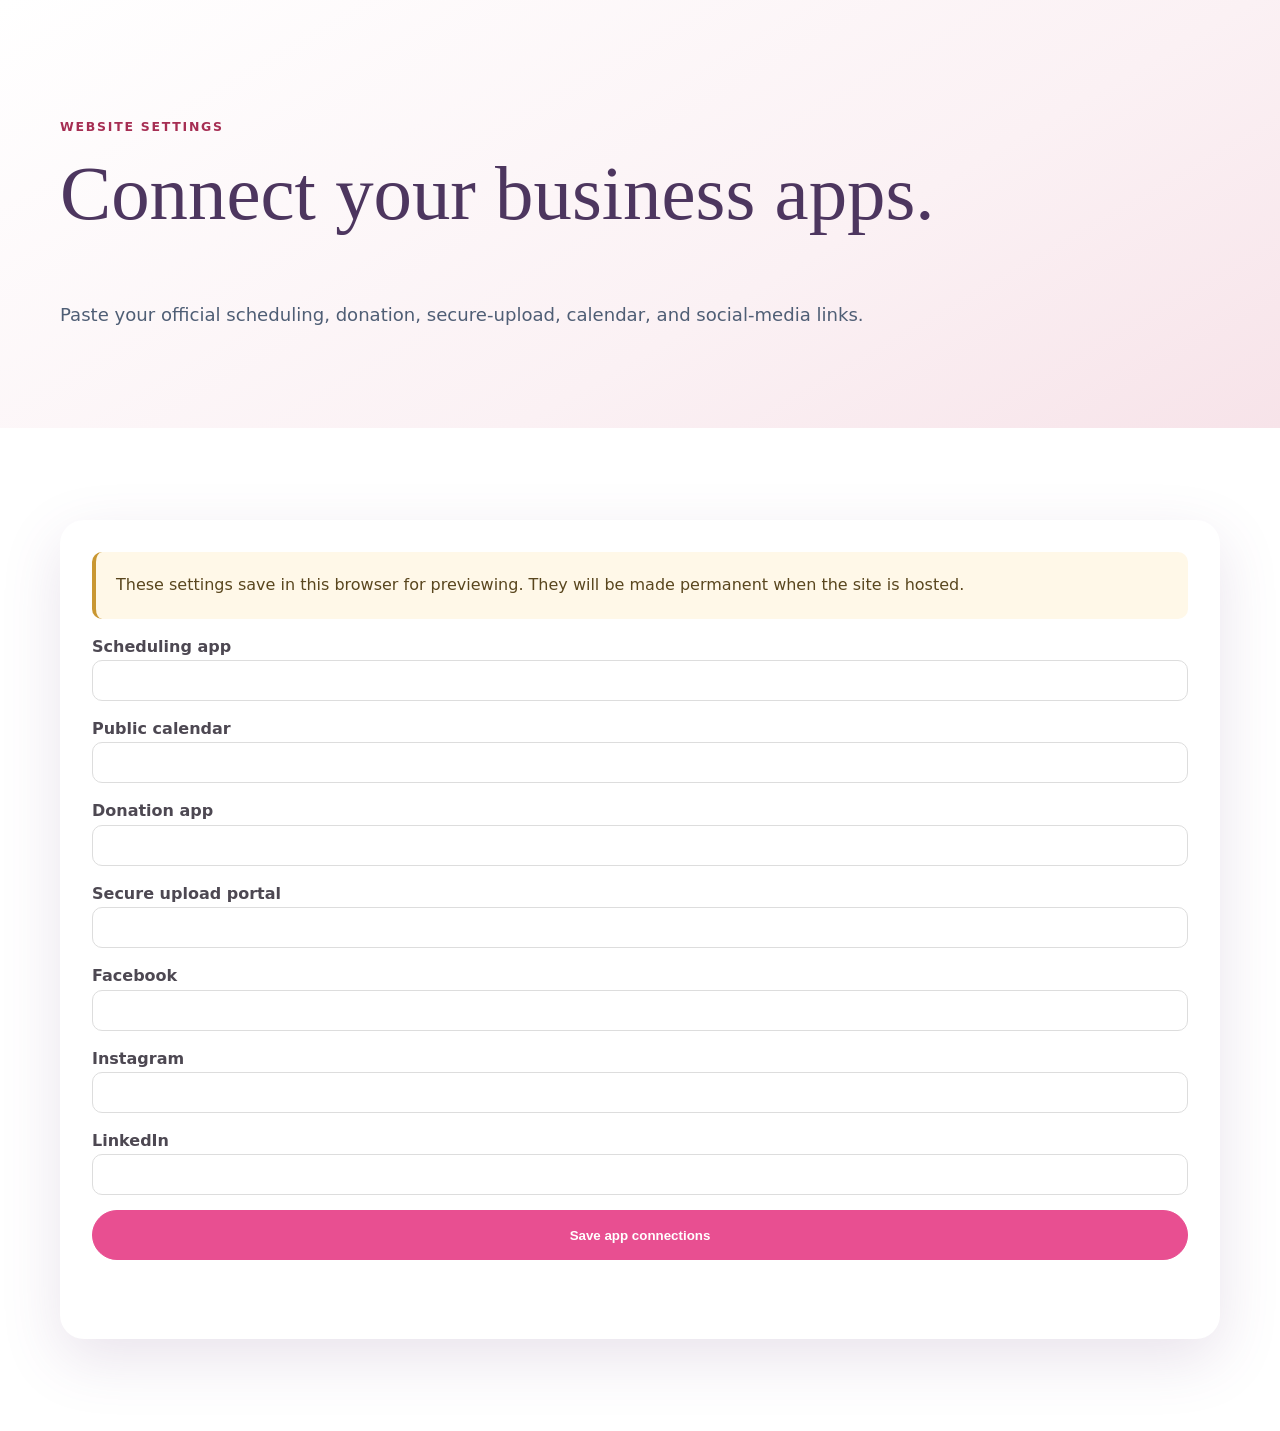
<file: app-connections.html>
<!doctype html><html lang="en"><head><meta charset="utf-8"><meta name="viewport" content="width=device-width,initial-scale=1"><meta name="robots" content="noindex"><title>App Connections | A New You CDC</title><link rel="canonical" href="https://anewyoucdc.com/app-connections.html"><link rel="stylesheet" href="site-pages.css"><style>form{display:grid;gap:15px;padding:32px;border-radius:24px;background:#fff;box-shadow:var(--shadow)}label{display:block;font-weight:900}input{width:100%;padding:12px;border:1px solid #ddd;border-radius:10px}</style></head><body><main><section class="hero"><div class="container"><p class="eyebrow">Website settings</p><h1>Connect your business apps.</h1><p class="lead">Paste your official scheduling, donation, secure-upload, calendar, and social-media links.</p></div></section><section class="section white"><div class="container"><form id="config"><div class="notice">These settings save in this browser for previewing. They will be made permanent when the site is hosted.</div><label>Scheduling app<input name="booking" type="url"></label><label>Public calendar<input name="calendar" type="url"></label><label>Donation app<input name="donate" type="url"></label><label>Secure upload portal<input name="upload" type="url"></label><label>Facebook<input name="facebook" type="url"></label><label>Instagram<input name="instagram" type="url"></label><label>LinkedIn<input name="linkedin" type="url"></label><button class="button primary">Save app connections</button><p id="saved"></p></form></div></section></main><script>const key='anyou_app_links',f=config,o=JSON.parse(localStorage.getItem(key)||'{}');Object.entries(o).forEach(([k,v])=>{if(f.elements[k])f.elements[k].value=v});f.onsubmit=e=>{e.preventDefault();let x={};new FormData(f).forEach((v,k)=>x[k]=v.trim());localStorage.setItem(key,JSON.stringify(x));saved.textContent='App links saved in this browser.'};</script></body></html>
</file>
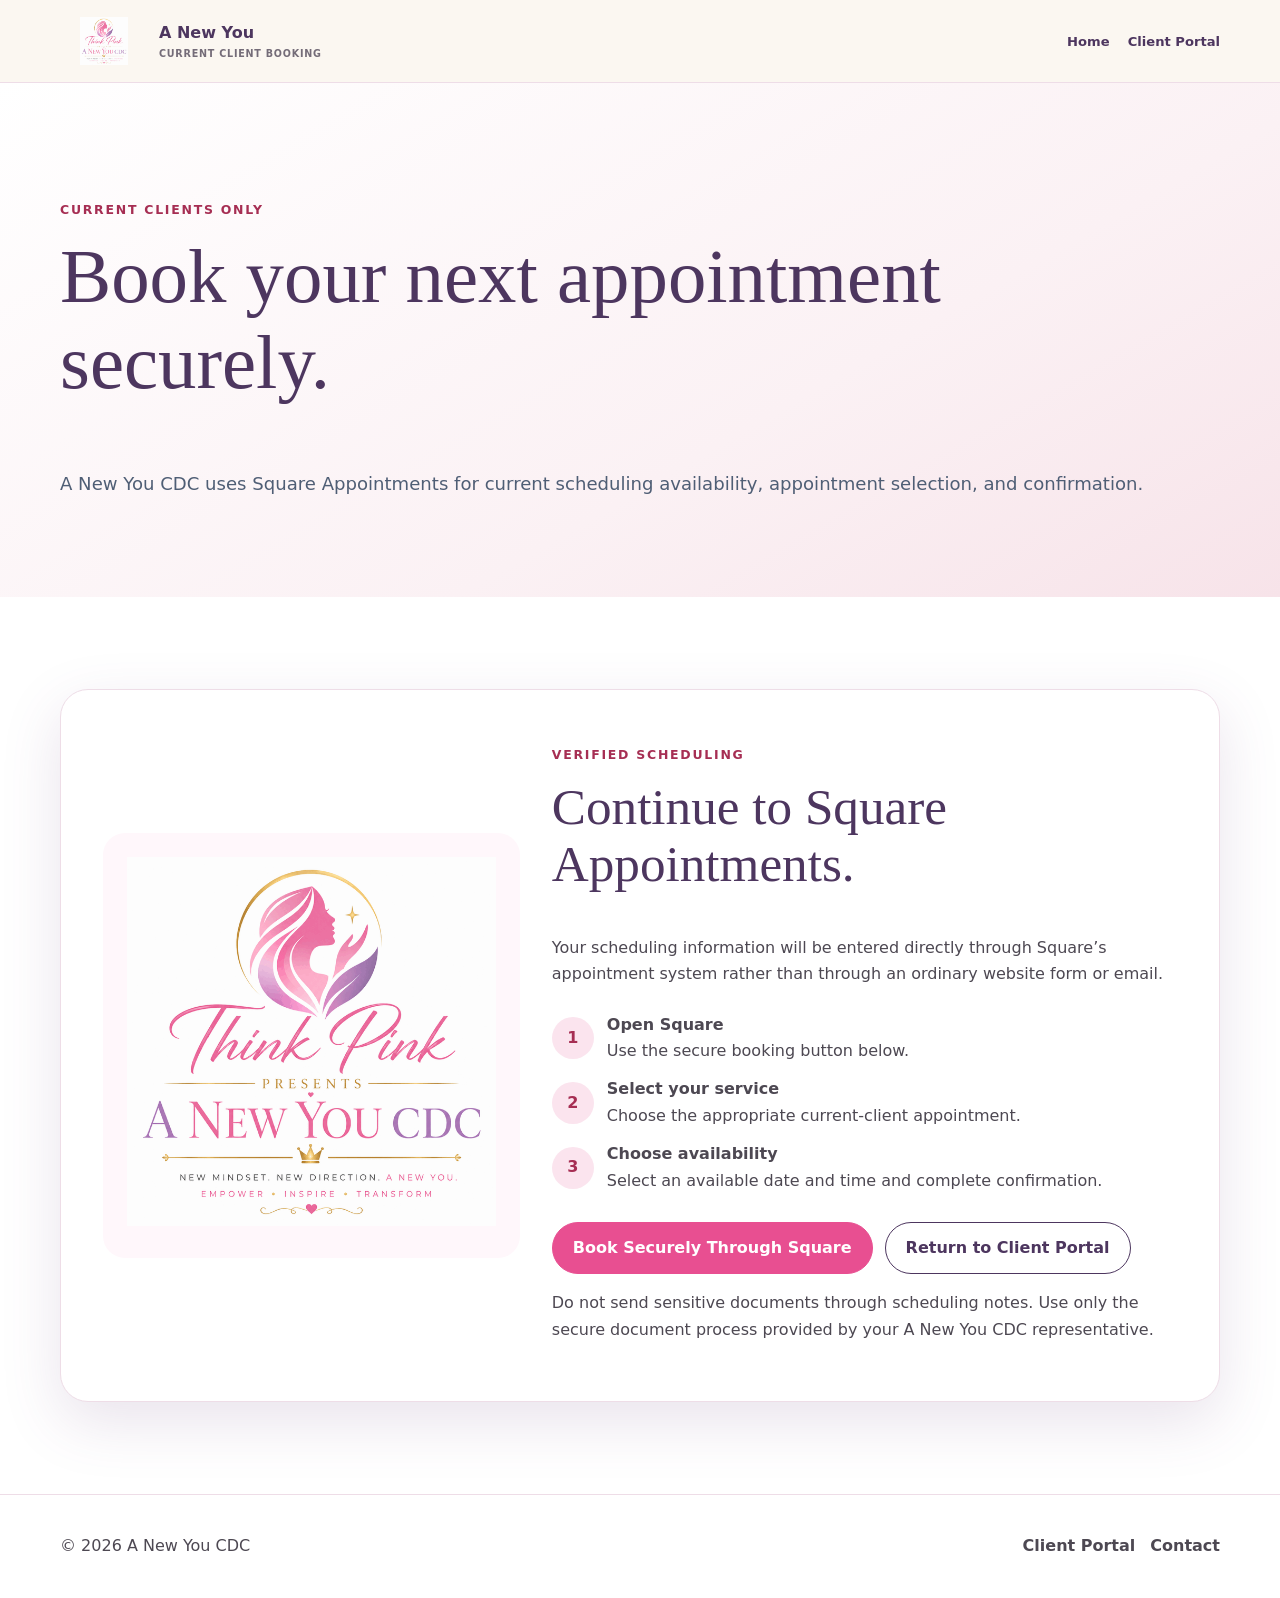
<file: booking.html>
<!doctype html><html lang="en"><head><meta charset="utf-8"><meta name="viewport" content="width=device-width,initial-scale=1"><meta name="robots" content="noindex,nofollow"><title>Client Booking | A New You CDC</title><link rel="canonical" href="https://anewyoucdc.com/booking.html"><link rel="stylesheet" href="site-pages.css"><style>.booking-shell{display:grid;grid-template-columns:.8fr 1.2fr;gap:32px;align-items:center;padding:42px;border:1px solid var(--line);border-radius:28px;background:#fff;box-shadow:var(--shadow)}.booking-logo{padding:24px;border-radius:22px;background:#fff7fb}.booking-logo img{width:100%}.steps{display:grid;gap:12px;margin:24px 0}.step{display:grid;grid-template-columns:42px 1fr;gap:13px;align-items:center}.step span{display:grid;width:42px;height:42px;place-items:center;border-radius:50%;background:#fbe4ee;color:#a62e53;font-weight:900}@media(max-width:800px){.booking-shell{grid-template-columns:1fr;padding:25px}}</style></head><body><header class="site-header"><nav class="nav container"><a class="brand" href="index.html"><img src="logo.svg" alt="Think Pink Presents A New You CDC"><span>A New You<small>Current Client Booking</small></span></a><ul class="nav-links"><li><a href="index.html">Home</a></li><li><a href="client-portal.html">Client Portal</a></li></ul></nav></header><main><section class="hero"><div class="container"><p class="eyebrow">Current clients only</p><h1>Book your next appointment securely.</h1><p class="lead">A New You CDC uses Square Appointments for current scheduling availability, appointment selection, and confirmation.</p></div></section><section class="section white"><div class="container"><div class="booking-shell"><div class="booking-logo"><img src="logo.svg" alt="Think Pink Presents A New You CDC"></div><div><p class="eyebrow">Verified scheduling</p><h2>Continue to Square Appointments.</h2><p>Your scheduling information will be entered directly through Square’s appointment system rather than through an ordinary website form or email.</p><div class="steps"><div class="step"><span>1</span><div><strong>Open Square</strong><br>Use the secure booking button below.</div></div><div class="step"><span>2</span><div><strong>Select your service</strong><br>Choose the appropriate current-client appointment.</div></div><div class="step"><span>3</span><div><strong>Choose availability</strong><br>Select an available date and time and complete confirmation.</div></div></div><div class="button-row"><a class="button primary" href="https://book.squareup.com/appointments/2pkxr60y2b6k2z/location/LJZDSPF623TZ8/services" target="_blank" rel="noopener">Book Securely Through Square</a><a class="button" href="client-portal.html">Return to Client Portal</a></div><p class="privacy-note">Do not send sensitive documents through scheduling notes. Use only the secure document process provided by your A New You CDC representative.</p></div></div></div></section></main><footer class="footer"><div class="container footer-row"><span>© <script>document.write(new Date().getFullYear())</script> A New You CDC</span><div class="footer-links"><a href="client-portal.html">Client Portal</a><a href="mailto:anewyoucdc@gmail.com">Contact</a></div></div></footer></body></html>
</file>
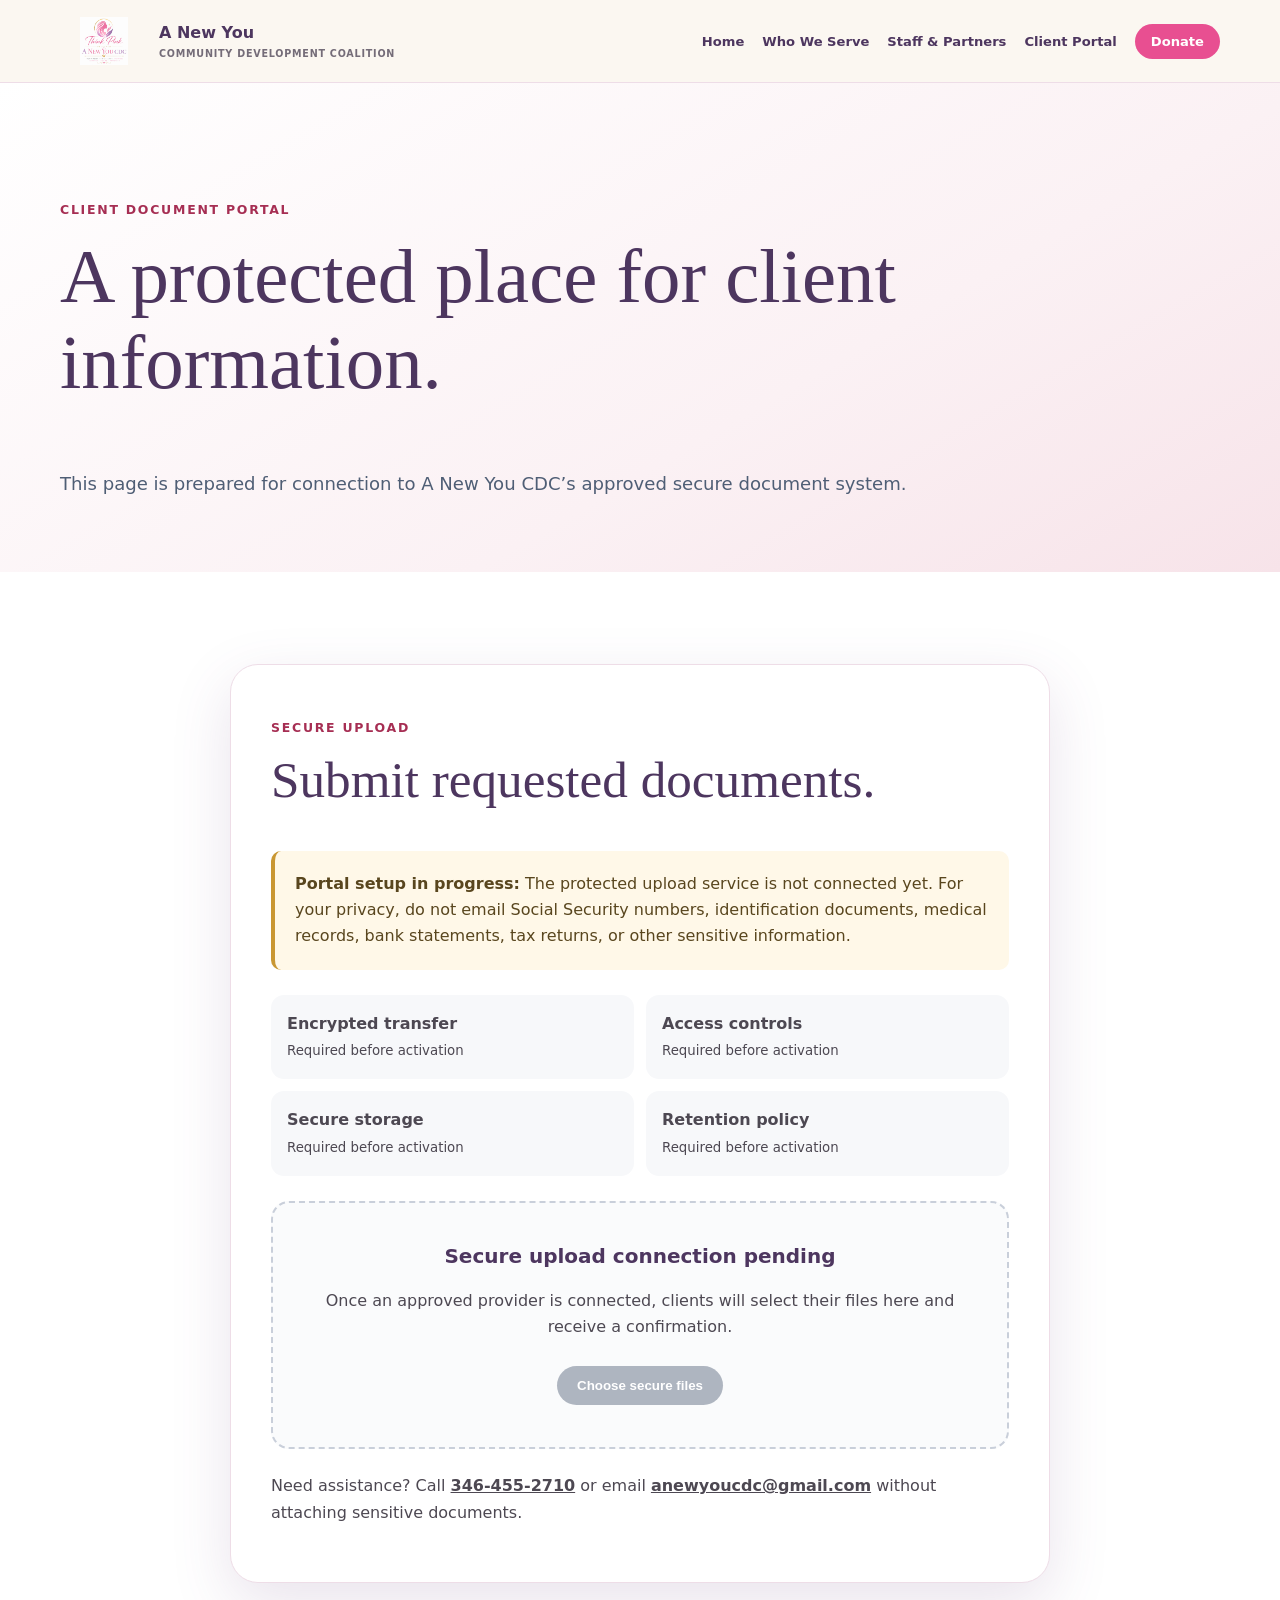
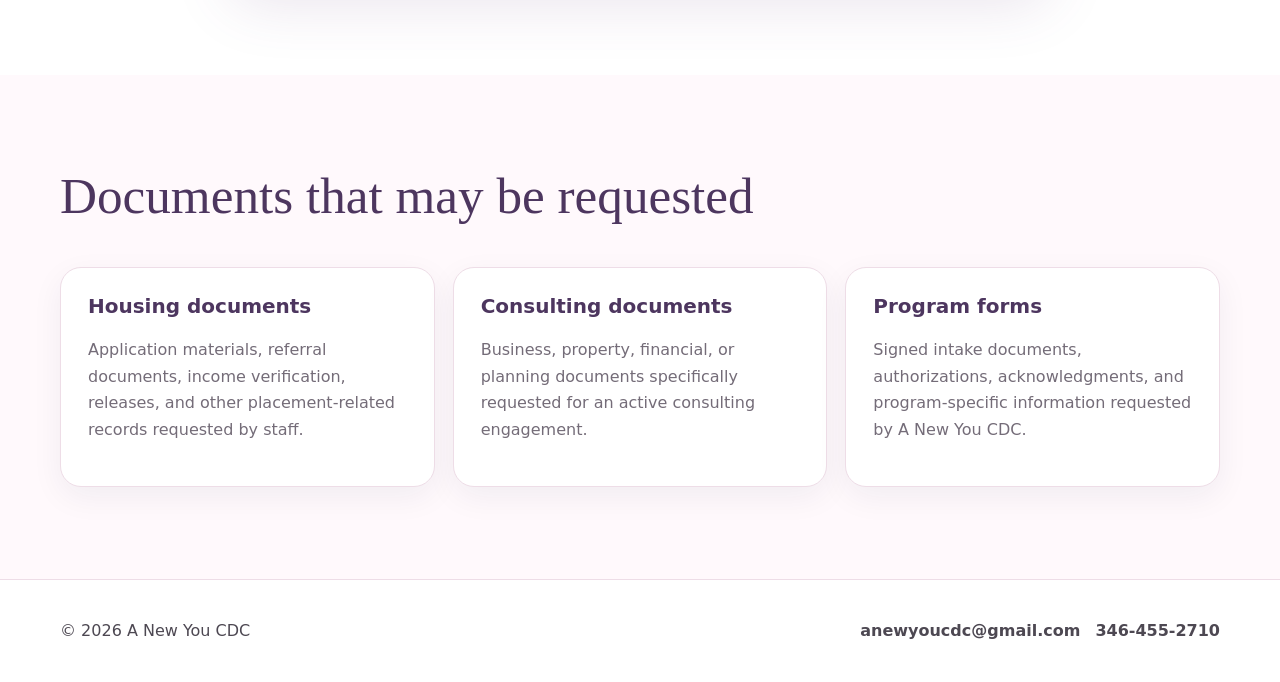
<file: client-upload.html>
<!doctype html><html lang="en"><head><meta charset="utf-8"><meta name="viewport" content="width=device-width,initial-scale=1"><meta name="description" content="A New You CDC client document portal."><title>Client Secure Upload | A New You CDC</title><link rel="canonical" href="https://anewyoucdc.com/client-upload.html"><link rel="stylesheet" href="site-pages.css"></head><body>
<header class="site-header"><nav class="nav container"><a class="brand" href="index.html"><img src="logo.svg" alt="A New You"><span>A New You<small>Community Development Coalition</small></span></a><ul class="nav-links"><li><a href="index.html">Home</a></li><li><a href="who-we-serve.html">Who We Serve</a></li><li><a href="staff-partners.html">Staff & Partners</a></li><li><a href="client-portal.html">Client Portal</a></li><li><a class="cta" href="donate.html">Donate</a></li></ul></nav></header>
<main><section class="hero" style="padding-bottom:55px"><div class="container"><p class="eyebrow">Client document portal</p><h1 style="max-width:900px">A protected place for client information.</h1><p class="lead">This page is prepared for connection to A New You CDC’s approved secure document system.</p></div></section>
<section class="section white"><div class="container"><div class="upload-shell"><p class="eyebrow">Secure upload</p><h2>Submit requested documents.</h2><div class="notice"><strong>Portal setup in progress:</strong> The protected upload service is not connected yet. For your privacy, do not email Social Security numbers, identification documents, medical records, bank statements, tax returns, or other sensitive information.</div><div class="security-list"><div><strong>Encrypted transfer</strong><br><small>Required before activation</small></div><div><strong>Access controls</strong><br><small>Required before activation</small></div><div><strong>Secure storage</strong><br><small>Required before activation</small></div><div><strong>Retention policy</strong><br><small>Required before activation</small></div></div><div class="upload-zone"><h3>Secure upload connection pending</h3><p>Once an approved provider is connected, clients will select their files here and receive a confirmation.</p><button type="button" disabled>Choose secure files</button></div><p style="margin-top:24px">Need assistance? Call <a href="tel:+13464552710"><strong>346-455-2710</strong></a> or email <a href="mailto:anewyoucdc@gmail.com"><strong>anewyoucdc@gmail.com</strong></a> without attaching sensitive documents.</p></div></div></section>
<section class="section"><div class="container"><h2>Documents that may be requested</h2><div class="cards"><article class="card"><h3>Housing documents</h3><p>Application materials, referral documents, income verification, releases, and other placement-related records requested by staff.</p></article><article class="card"><h3>Consulting documents</h3><p>Business, property, financial, or planning documents specifically requested for an active consulting engagement.</p></article><article class="card"><h3>Program forms</h3><p>Signed intake documents, authorizations, acknowledgments, and program-specific information requested by A New You CDC.</p></article></div></div></section></main>
<footer class="footer"><div class="container footer-row"><span>© <script>document.write(new Date().getFullYear())</script> A New You CDC</span><div class="footer-links"><a href="mailto:anewyoucdc@gmail.com">anewyoucdc@gmail.com</a><a href="tel:+13464552710">346-455-2710</a></div></div></footer></body></html>
</file>
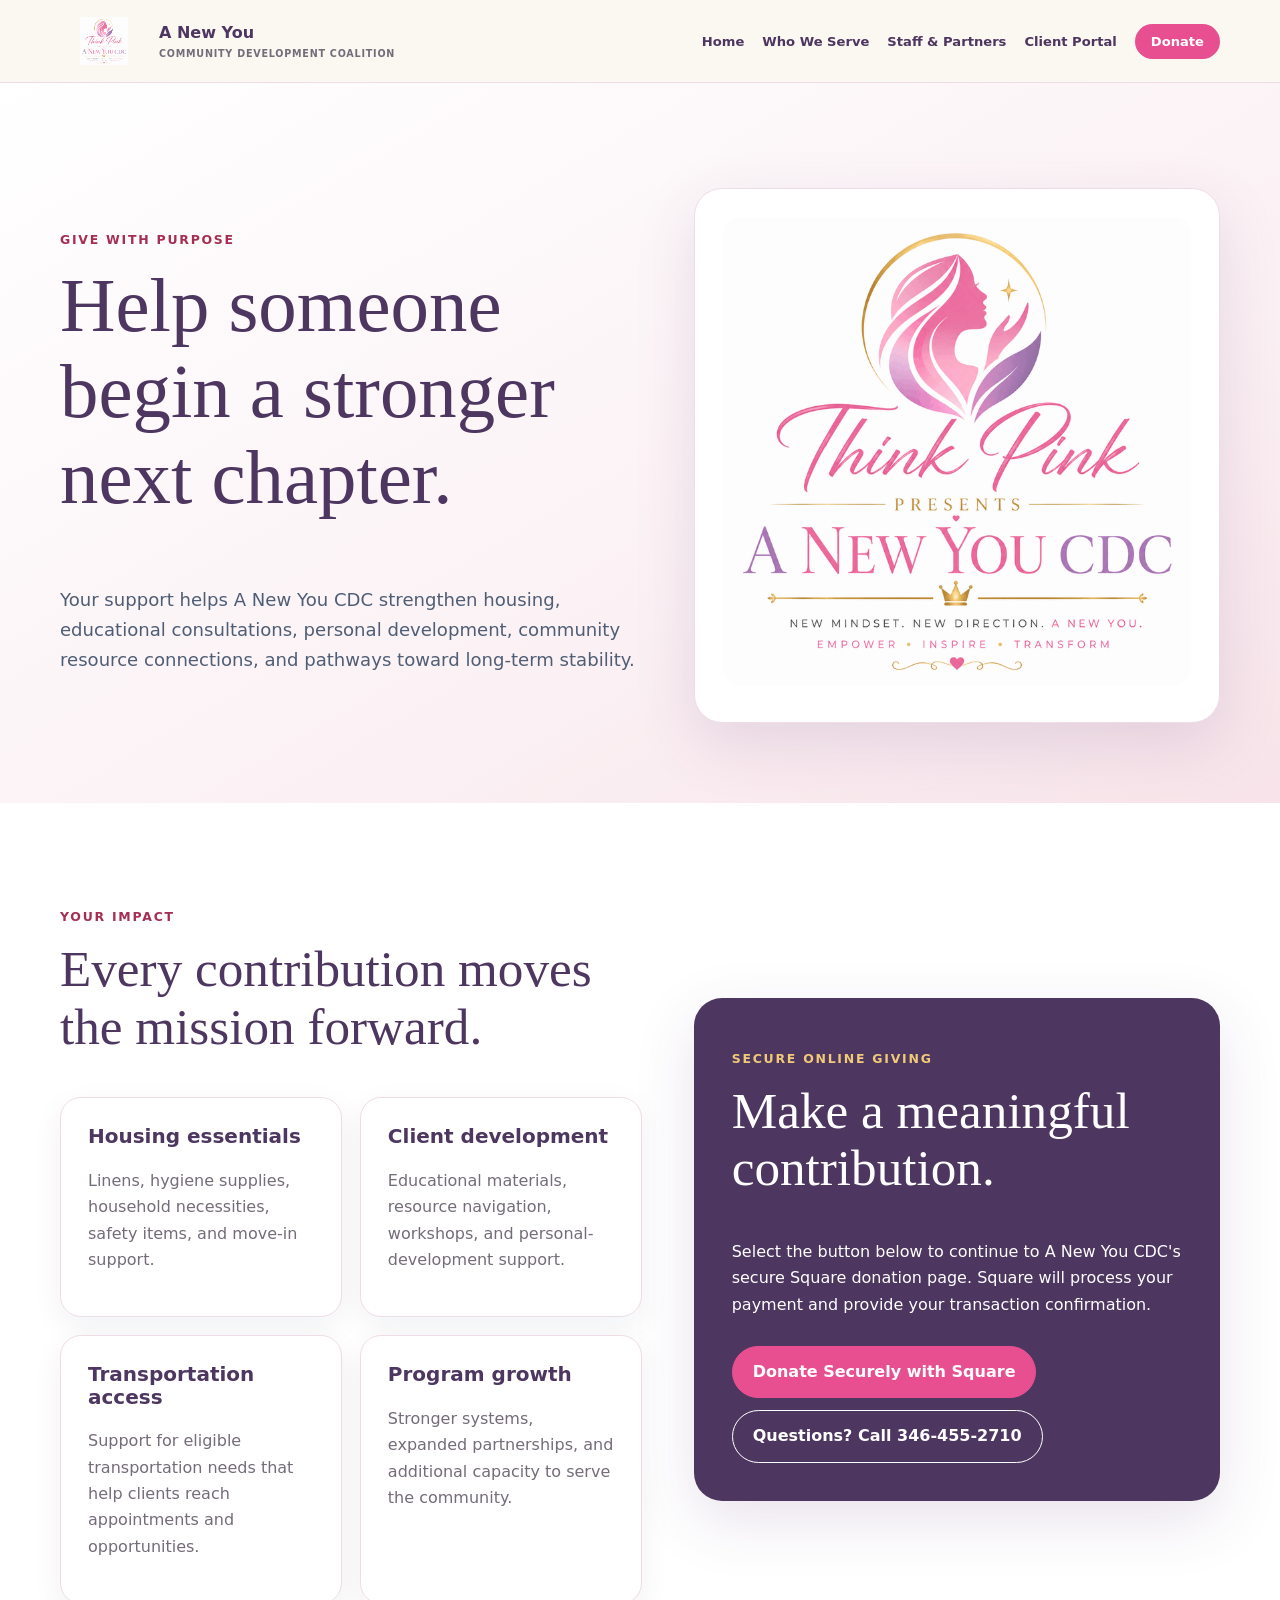
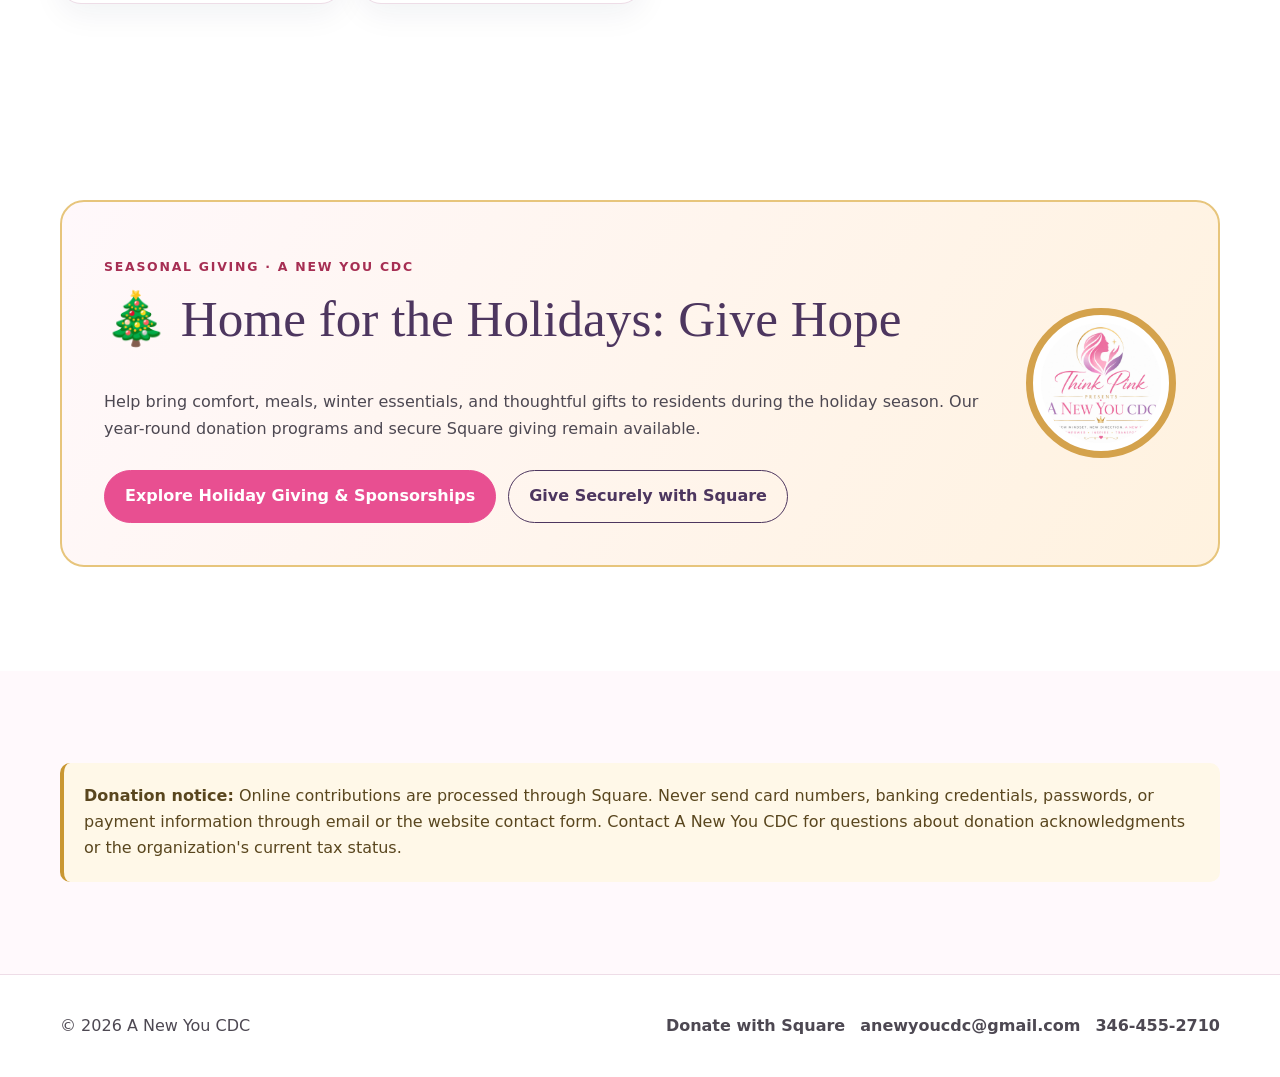
<file: donate.html>
<!doctype html><html lang="en"><head><meta charset="utf-8"><meta name="viewport" content="width=device-width,initial-scale=1"><meta name="description" content="Support the mission of A New You Community Development Coalition through our secure Square donation page."><title>Donate | A New You CDC</title><link rel="canonical" href="https://anewyoucdc.com/donate.html"><link rel="stylesheet" href="site-pages.css"></head><body>
<header class="site-header"><nav class="nav container"><a class="brand" href="index.html"><img src="logo.svg" alt="A New You"><span>A New You<small>Community Development Coalition</small></span></a><ul class="nav-links"><li><a href="index.html">Home</a></li><li><a href="who-we-serve.html">Who We Serve</a></li><li><a href="staff-partners.html">Staff & Partners</a></li><li><a href="client-portal.html">Client Portal</a></li><li><a class="cta" href="donate.html">Donate</a></li></ul></nav></header>
<main><section class="hero"><div class="container hero-grid"><div><p class="eyebrow">Give with purpose</p><h1>Help someone begin a stronger next chapter.</h1><p class="lead">Your support helps A New You CDC strengthen housing, educational consultations, personal development, community resource connections, and pathways toward long-term stability.</p></div><div class="logo-card"><img src="logo.svg" alt="A New You logo"></div></div></section>
<section class="section white"><div class="container split"><div><p class="eyebrow">Your impact</p><h2>Every contribution moves the mission forward.</h2><div class="cards" style="grid-template-columns:1fr 1fr"><article class="card"><h3>Housing essentials</h3><p>Linens, hygiene supplies, household necessities, safety items, and move-in support.</p></article><article class="card"><h3>Client development</h3><p>Educational materials, resource navigation, workshops, and personal-development support.</p></article><article class="card"><h3>Transportation access</h3><p>Support for eligible transportation needs that help clients reach appointments and opportunities.</p></article><article class="card"><h3>Program growth</h3><p>Stronger systems, expanded partnerships, and additional capacity to serve the community.</p></article></div></div><aside class="donate-panel"><p class="eyebrow" style="color:#f1ca78">Secure online giving</p><h2>Make a meaningful contribution.</h2><p>Select the button below to continue to A New You CDC's secure Square donation page. Square will process your payment and provide your transaction confirmation.</p><div class="button-row"><a class="button primary" href="https://square.link/u/smZpKbhL" target="_blank" rel="noopener">Donate Securely with Square</a><a class="button" style="border-color:#fff;color:#fff" href="tel:+13464552710">Questions? Call 346-455-2710</a></div></aside></div></section>
<section class="section white" aria-labelledby="holiday-giving-title"><div class="container" style="padding-top:12px;padding-bottom:12px"><div style="border:2px solid #e7c57c;border-radius:24px;background:linear-gradient(120deg,#fff8fb,#fff2df);padding:clamp(22px,4vw,42px);display:grid;grid-template-columns:1fr auto;gap:24px;align-items:center"><div><p class="eyebrow">Seasonal giving · A New You CDC</p><h2 id="holiday-giving-title">🎄 Home for the Holidays: Give Hope</h2><p>Help bring comfort, meals, winter essentials, and thoughtful gifts to residents during the holiday season. Our year-round donation programs and secure Square giving remain available.</p><div class="button-row"><a class="button primary" href="get-involved.html#holiday">Explore Holiday Giving & Sponsorships</a><a class="button" href="https://square.link/u/smZpKbhL" target="_blank" rel="noopener">Give Securely with Square</a></div></div><img src="logo.svg" alt="A New You CDC original logo" style="width:150px;max-width:100%;border-radius:50%;border:7px solid #d4a24c;background:white;padding:8px"></div></div></section>
<section class="section"><div class="container"><div class="notice"><strong>Donation notice:</strong> Online contributions are processed through Square. Never send card numbers, banking credentials, passwords, or payment information through email or the website contact form. Contact A New You CDC for questions about donation acknowledgments or the organization's current tax status.</div></div></section></main>
<footer class="footer"><div class="container footer-row"><span>© <script>document.write(new Date().getFullYear())</script> A New You CDC</span><div class="footer-links"><a href="https://square.link/u/smZpKbhL" target="_blank" rel="noopener">Donate with Square</a><a href="mailto:anewyoucdc@gmail.com">anewyoucdc@gmail.com</a><a href="tel:+13464552710">346-455-2710</a></div></div></footer></body></html>
</file>
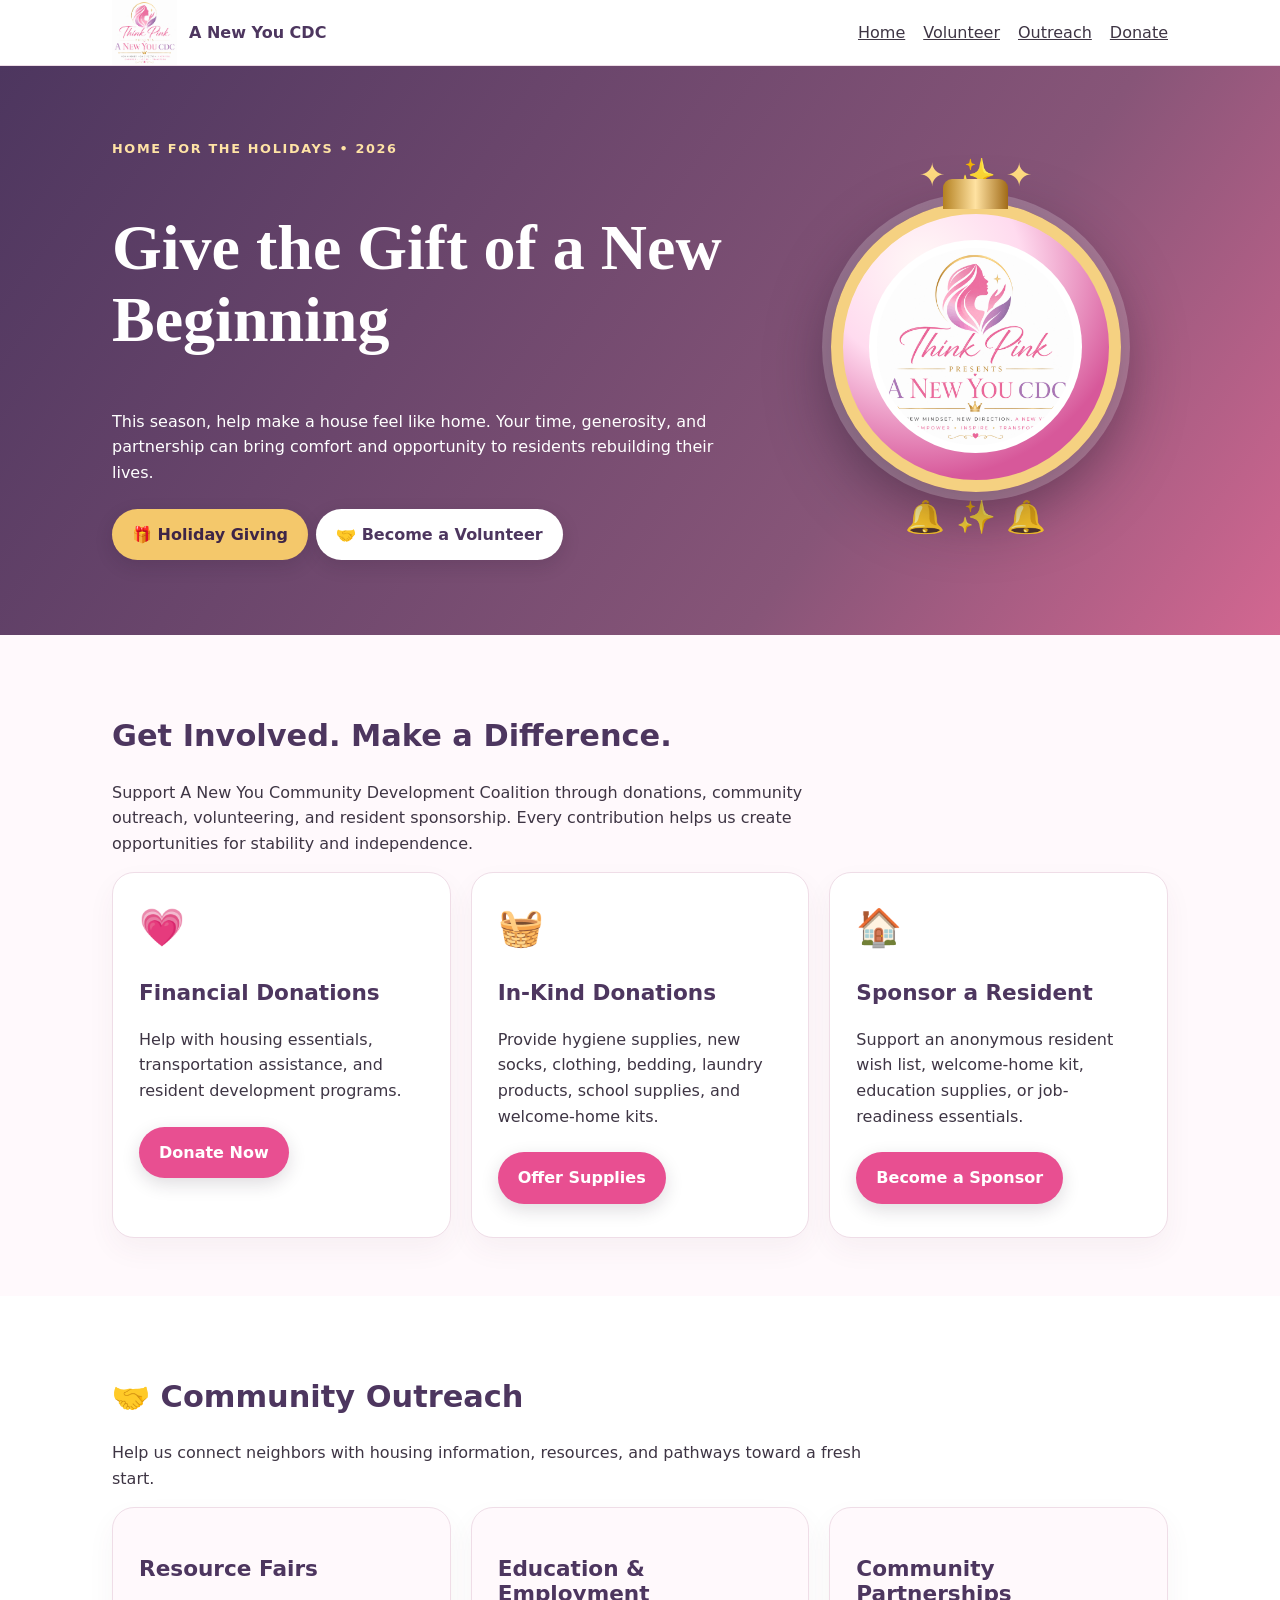
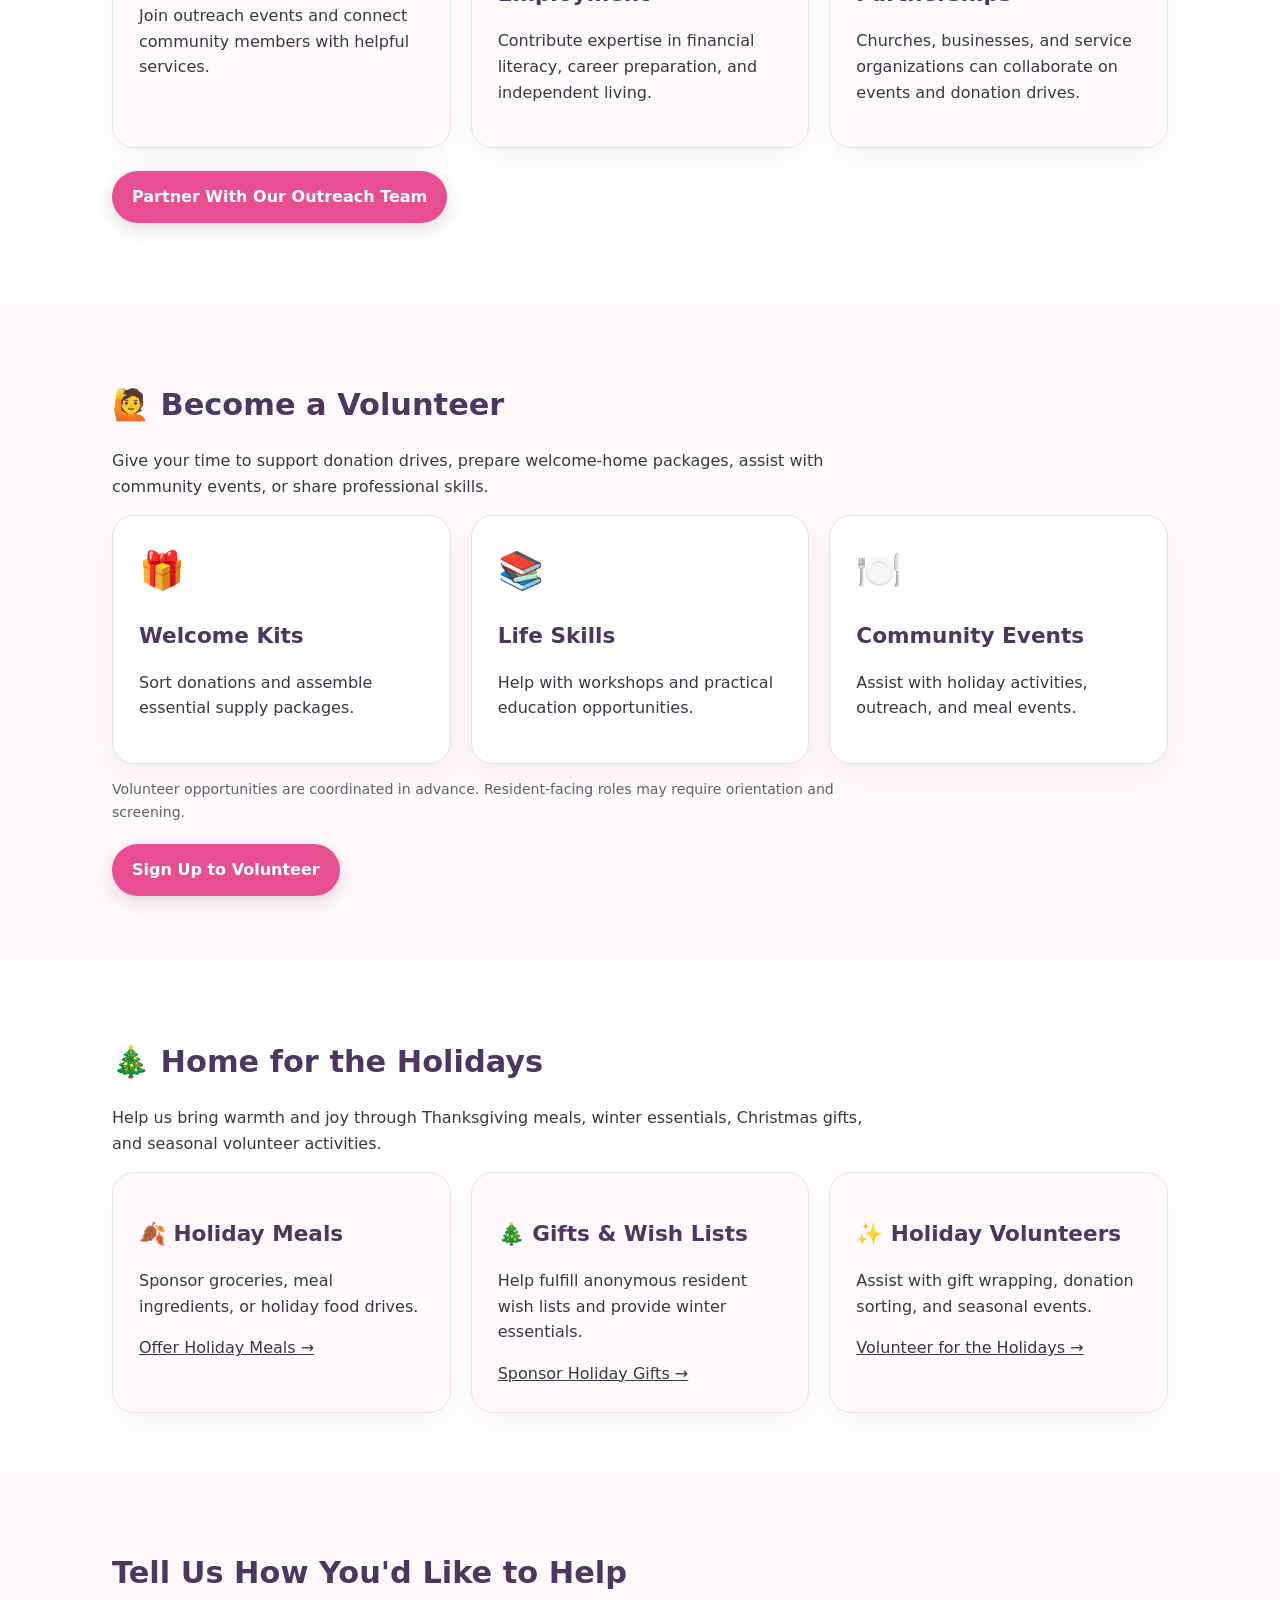
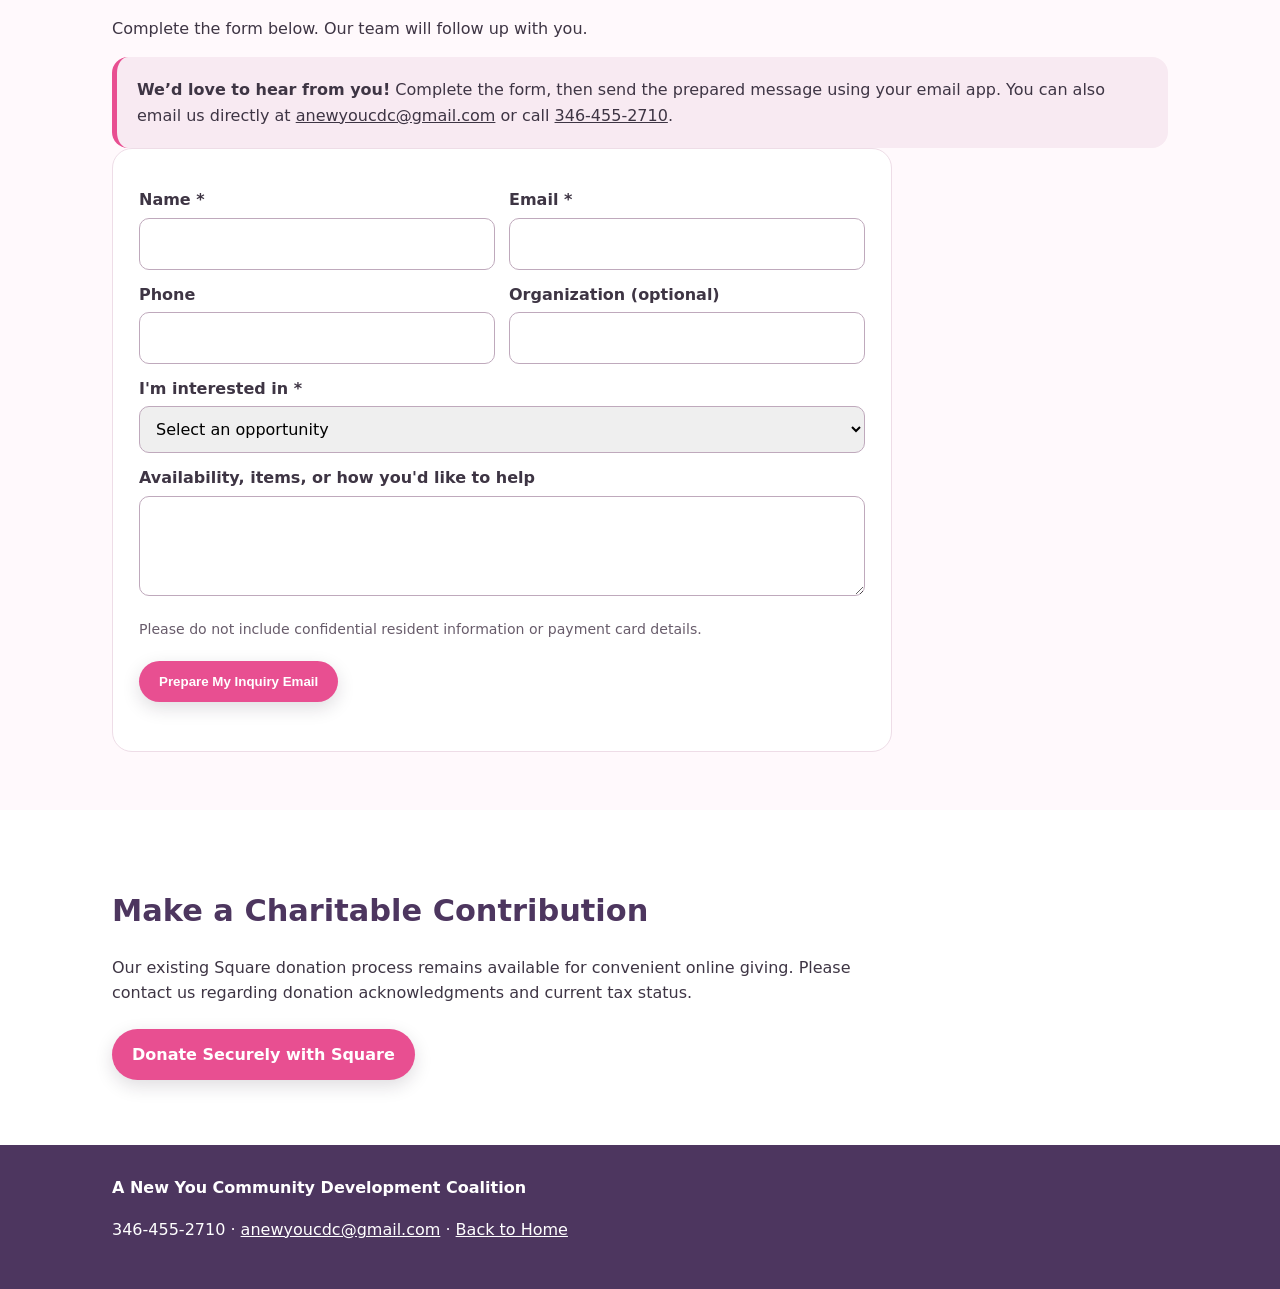
<file: get-involved.html>
<!doctype html><html lang="en"><head><meta charset="utf-8"><meta name="viewport" content="width=device-width,initial-scale=1"><title>Get Involved | A New You CDC</title><meta name="description" content="Volunteer, support community outreach, sponsor residents and donate to A New You CDC."><style>
:root{--plum:#4d365f;--pink:#e84f91;--gold:#c99732;--cream:#fff9fc}*{box-sizing:border-box}body{margin:0;background:var(--cream);color:#3e3544;font:16px/1.6 system-ui,Arial}a{color:inherit}.wrap{max-width:1100px;margin:auto;padding:0 22px}header{background:white;border-bottom:1px solid #eedde7}nav{display:flex;align-items:center;justify-content:space-between;gap:15px;padding:13px 0;flex-wrap:wrap}nav img{width:65px;height:65px;object-fit:contain}nav .brand{display:flex;align-items:center;gap:12px;text-decoration:none;color:var(--plum);font-weight:800}nav .links{display:flex;gap:18px;flex-wrap:wrap}h1,h2,h3{line-height:1.18;color:var(--plum)}h1{font:700 clamp(2.2rem,5vw,4rem)/1.12 Georgia,serif}h2{font-size:1.9rem}p{max-width:760px}.hero{background:linear-gradient(125deg,#4d365f,#875578 68%,#d36791);color:white;padding:60px 0 68px;overflow:hidden}.hero h1,.hero h2{color:white}.hero-grid{display:grid;grid-template-columns:1.25fr .75fr;align-items:center;gap:30px}.tag{letter-spacing:.13em;text-transform:uppercase;font-size:.8rem;font-weight:800;color:#ffe3a5}.button{display:inline-block;padding:13px 20px;border-radius:40px;background:var(--pink);color:white;text-decoration:none;font-weight:800;margin:7px 8px 7px 0;box-shadow:0 6px 18px #24132825}.button.gold{background:#f4c86b;color:#3e2547}.button.white{background:white;color:var(--plum)}.ornament{margin:auto;width:min(290px,80vw);aspect-ratio:1;border-radius:50%;background:radial-gradient(circle at 30% 20%,#fff9f7,#ffdbef 35%,#d7589a 75%);border:12px solid #f5d181;box-shadow:0 0 0 9px #ffffff33,0 22px 60px #26172c80;display:grid;place-items:center;position:relative}.ornament:before{content:"";position:absolute;top:-35px;width:65px;height:30px;border-radius:9px 9px 0 0;background:linear-gradient(90deg,#b48121,#ffe2a1,#a16b18)}.ornament img{width:80%;height:80%;object-fit:contain;border-radius:50%;background:white;padding:8px}.stars{font-size:2rem;text-align:center;color:#ffdb80}.section{padding:58px 0}.section.alt{background:#fff}.grid{display:grid;grid-template-columns:repeat(3,1fr);gap:20px}.card{background:white;border:1px solid #efdde7;border-radius:22px;padding:26px;box-shadow:0 12px 28px #5c39520d}.alt .card{background:#fff9fc}.card .icon{font-size:2.3rem}.card h3{font-size:1.35rem}.callout{background:#f8eaf2;border-left:5px solid var(--pink);border-radius:16px;padding:20px}.form{max-width:780px;background:white;border:1px solid #eedde7;border-radius:20px;padding:26px}.row{display:grid;grid-template-columns:1fr 1fr;gap:14px}label{display:block;font-weight:700;margin:12px 0 5px}input,select,textarea{width:100%;padding:12px;border:1px solid #bfa9bc;border-radius:10px;font:inherit}textarea{min-height:100px}footer{background:var(--plum);color:white;padding:30px 0}footer a{color:white}.small{font-size:.88rem;color:#685c6b}@media(max-width:750px){.hero-grid,.grid,.row{grid-template-columns:1fr}.hero-grid{text-align:center}.hero-grid p{margin-inline:auto}.ornament{margin-top:25px}}
</style></head><body><header><nav class="wrap"><a class="brand" href="index.html"><img src="logo.svg" alt="Original A New You CDC logo"> A New You CDC</a><div class="links"><a href="index.html">Home</a><a href="#volunteer">Volunteer</a><a href="#outreach">Outreach</a><a href="donate.html">Donate</a></div></nav></header>
<main><section class="hero"><div class="wrap hero-grid"><div><p class="tag">Home for the Holidays • 2026</p><h1>Give the Gift of a New Beginning</h1><p>This season, help make a house feel like home. Your time, generosity, and partnership can bring comfort and opportunity to residents rebuilding their lives.</p><a class="button gold" href="#holiday">🎁 Holiday Giving</a><a class="button white" href="#volunteer">🤝 Become a Volunteer</a></div><div><div class="stars" aria-hidden="true">✦ ✨ ✦</div><div class="ornament"><img src="logo.svg" alt="Original A New You CDC logo in a festive Christmas ornament"></div><div class="stars" aria-hidden="true">🔔 ✨ 🔔</div></div></div></section>
<section class="section"><div class="wrap"><h2>Get Involved. Make a Difference.</h2><p>Support A New You Community Development Coalition through donations, community outreach, volunteering, and resident sponsorship. Every contribution helps us create opportunities for stability and independence.</p><div class="grid">
<article class="card"><div class="icon">💗</div><h3>Financial Donations</h3><p>Help with housing essentials, transportation assistance, and resident development programs.</p><a class="button" href="donate.html">Donate Now</a></article>
<article class="card"><div class="icon">🧺</div><h3>In-Kind Donations</h3><p>Provide hygiene supplies, new socks, clothing, bedding, laundry products, school supplies, and welcome-home kits.</p><a class="button" href="#inquiry" data-interest="In-kind donation">Offer Supplies</a></article>
<article class="card"><div class="icon">🏠</div><h3>Sponsor a Resident</h3><p>Support an anonymous resident wish list, welcome-home kit, education supplies, or job-readiness essentials.</p><a class="button" href="#inquiry" data-interest="Resident sponsorship">Become a Sponsor</a></article></div></div></section>
<section class="section alt" id="outreach"><div class="wrap"><h2>🤝 Community Outreach</h2><p>Help us connect neighbors with housing information, resources, and pathways toward a fresh start.</p><div class="grid"><div class="card"><h3>Resource Fairs</h3><p>Join outreach events and connect community members with helpful services.</p></div><div class="card"><h3>Education & Employment</h3><p>Contribute expertise in financial literacy, career preparation, and independent living.</p></div><div class="card"><h3>Community Partnerships</h3><p>Churches, businesses, and service organizations can collaborate on events and donation drives.</p></div></div><p><a class="button" href="#inquiry" data-interest="Community outreach partnership">Partner With Our Outreach Team</a></p></div></section>
<section class="section" id="volunteer"><div class="wrap"><h2>🙋 Become a Volunteer</h2><p>Give your time to support donation drives, prepare welcome-home packages, assist with community events, or share professional skills.</p><div class="grid"><div class="card"><div class="icon">🎁</div><h3>Welcome Kits</h3><p>Sort donations and assemble essential supply packages.</p></div><div class="card"><div class="icon">📚</div><h3>Life Skills</h3><p>Help with workshops and practical education opportunities.</p></div><div class="card"><div class="icon">🍽️</div><h3>Community Events</h3><p>Assist with holiday activities, outreach, and meal events.</p></div></div><p class="small">Volunteer opportunities are coordinated in advance. Resident-facing roles may require orientation and screening.</p><a class="button" href="#inquiry" data-interest="Volunteer registration">Sign Up to Volunteer</a></div></section>
<section class="section alt" id="holiday"><div class="wrap"><h2>🎄 Home for the Holidays</h2><p>Help us bring warmth and joy through Thanksgiving meals, winter essentials, Christmas gifts, and seasonal volunteer activities.</p><div class="grid"><div class="card"><h3>🍂 Holiday Meals</h3><p>Sponsor groceries, meal ingredients, or holiday food drives.</p><a href="#inquiry" data-interest="Holiday meals">Offer Holiday Meals →</a></div><div class="card"><h3>🎄 Gifts & Wish Lists</h3><p>Help fulfill anonymous resident wish lists and provide winter essentials.</p><a href="#inquiry" data-interest="Holiday gift sponsorship">Sponsor Holiday Gifts →</a></div><div class="card"><h3>✨ Holiday Volunteers</h3><p>Assist with gift wrapping, donation sorting, and seasonal events.</p><a href="#inquiry" data-interest="Holiday volunteering">Volunteer for the Holidays →</a></div></div></div></section>
<section class="section" id="inquiry"><div class="wrap"><h2>Tell Us How You'd Like to Help</h2><p>Complete the form below. Our team will follow up with you.</p><div class="callout"><strong>We’d love to hear from you!</strong> Complete the form, then send the prepared message using your email app. You can also email us directly at <a href="mailto:anewyoucdc@gmail.com?subject=Get%20Involved%20Inquiry">anewyoucdc@gmail.com</a> or call <a href="tel:+13464552710">346-455-2710</a>.</div><form class="form" id="inquiry-form"><div class="row"><div><label for="name">Name *</label><input id="name" name="name" required></div><div><label for="email">Email *</label><input id="email" name="email" type="email" required></div></div><div class="row"><div><label for="phone">Phone</label><input id="phone" name="phone" type="tel"></div><div><label for="organization">Organization (optional)</label><input id="organization" name="organization"></div></div><label for="interest">I'm interested in *</label><select id="interest" name="interest" required><option value="">Select an opportunity</option><option>Volunteer registration</option><option>Community outreach partnership</option><option>In-kind donation</option><option>Resident sponsorship</option><option>Holiday meals</option><option>Holiday gift sponsorship</option><option>Holiday volunteering</option><option>Corporate or church partnership</option><option>Other</option></select><label for="message">Availability, items, or how you'd like to help</label><textarea id="message" name="message"></textarea><p class="small">Please do not include confidential resident information or payment card details.</p><button class="button" type="submit" style="border:0;cursor:pointer">Prepare My Inquiry Email</button><p id="status" role="status" aria-live="polite"></p></form></div></section>
<section class="section alt"><div class="wrap"><h2>Make a Charitable Contribution</h2><p>Our existing Square donation process remains available for convenient online giving. Please contact us regarding donation acknowledgments and current tax status.</p><a class="button" href="https://square.link/u/smZpKbhL" target="_blank" rel="noopener noreferrer">Donate Securely with Square</a></div></section></main><footer><div class="wrap"><strong>A New You Community Development Coalition</strong><p>346-455-2710 · <a href="mailto:anewyoucdc@gmail.com">anewyoucdc@gmail.com</a> · <a href="index.html">Back to Home</a></p></div></footer><script>
document.querySelectorAll('[data-interest]').forEach(a=>a.addEventListener('click',()=>{document.getElementById('interest').value=a.dataset.interest;}));
document.getElementById('inquiry-form').addEventListener('submit',function(e){e.preventDefault();const d=new FormData(this);const subject='A New You CDC Get Involved: '+(d.get('interest')||'Inquiry');const body=['Name: '+(d.get('name')||''),'Email: '+(d.get('email')||''),'Phone: '+(d.get('phone')||''),'Organization: '+(d.get('organization')||''),'Interest: '+(d.get('interest')||''),'','Message:',d.get('message')||''].join('\n');document.getElementById('status').textContent='Your email app will open. Please press Send to complete your inquiry.';location.href='mailto:anewyoucdc@gmail.com?subject='+encodeURIComponent(subject)+'&body='+encodeURIComponent(body);});
</script></body></html>
</file>
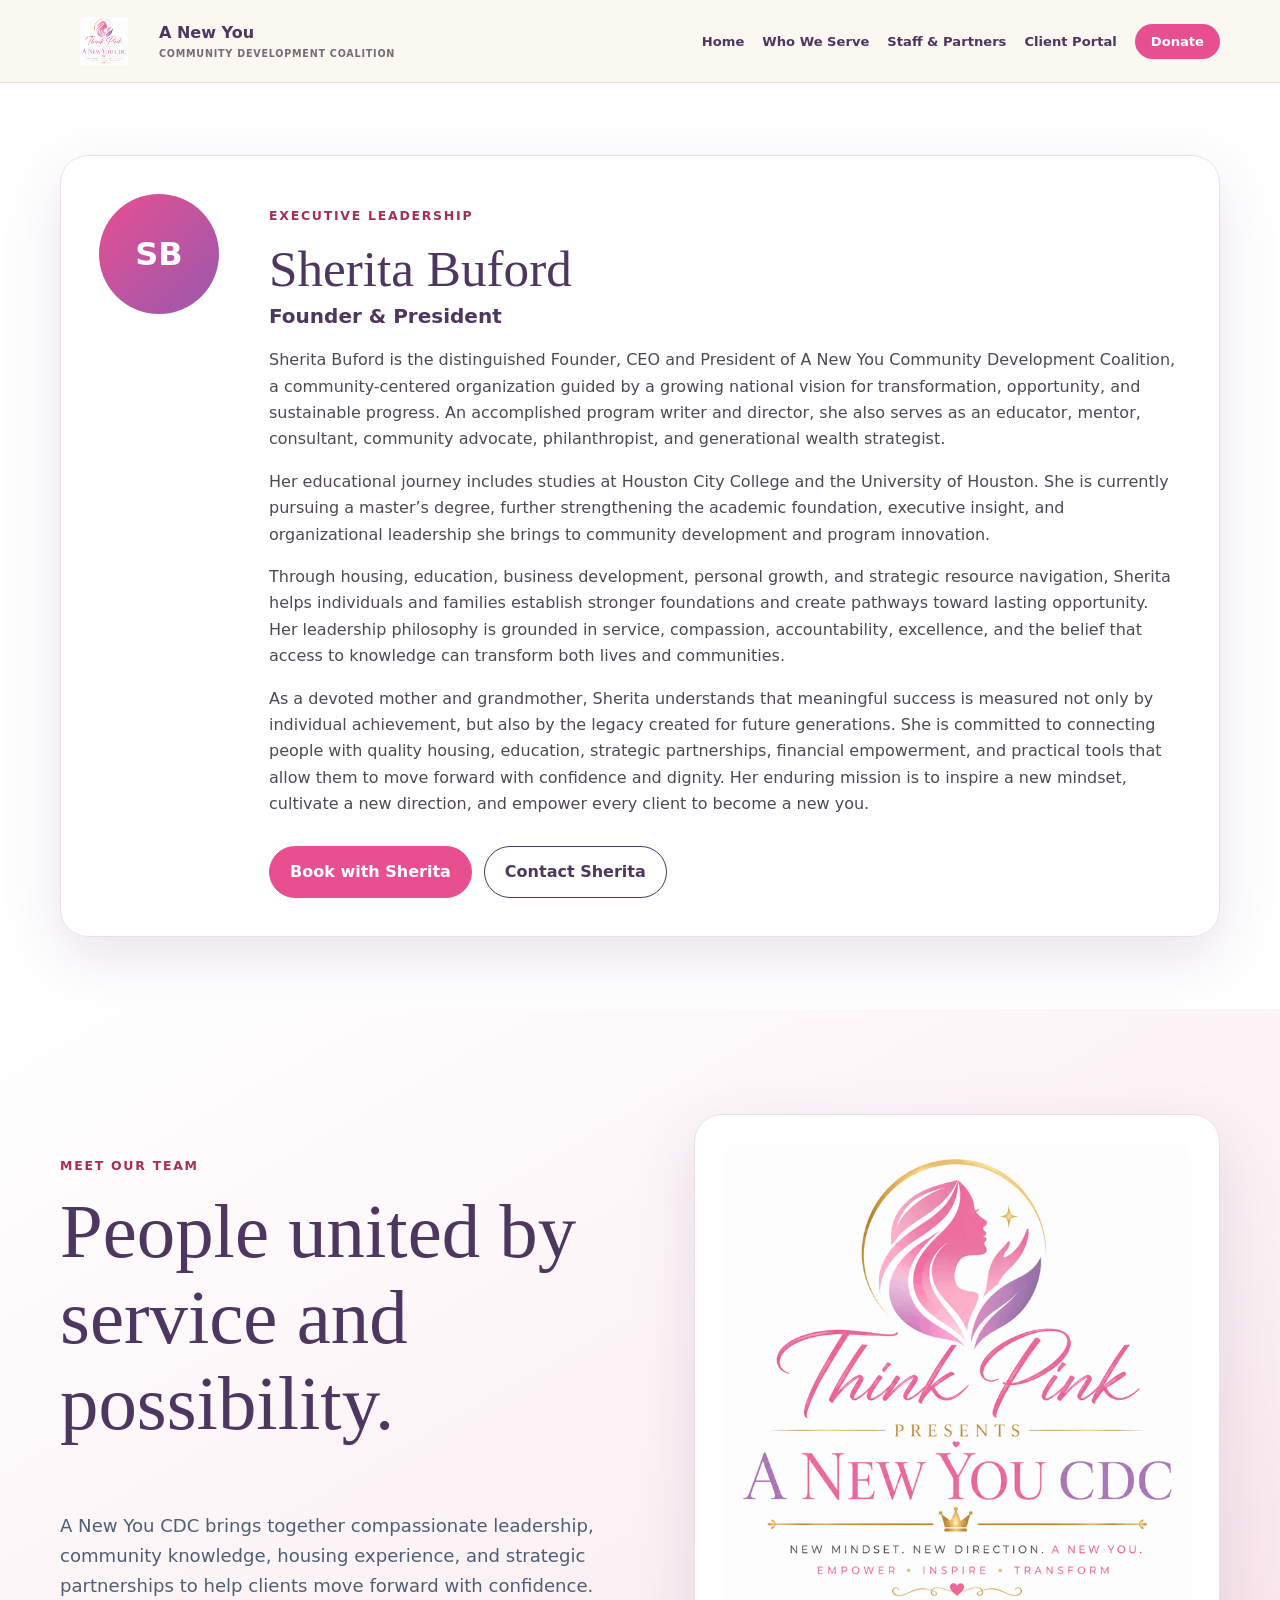
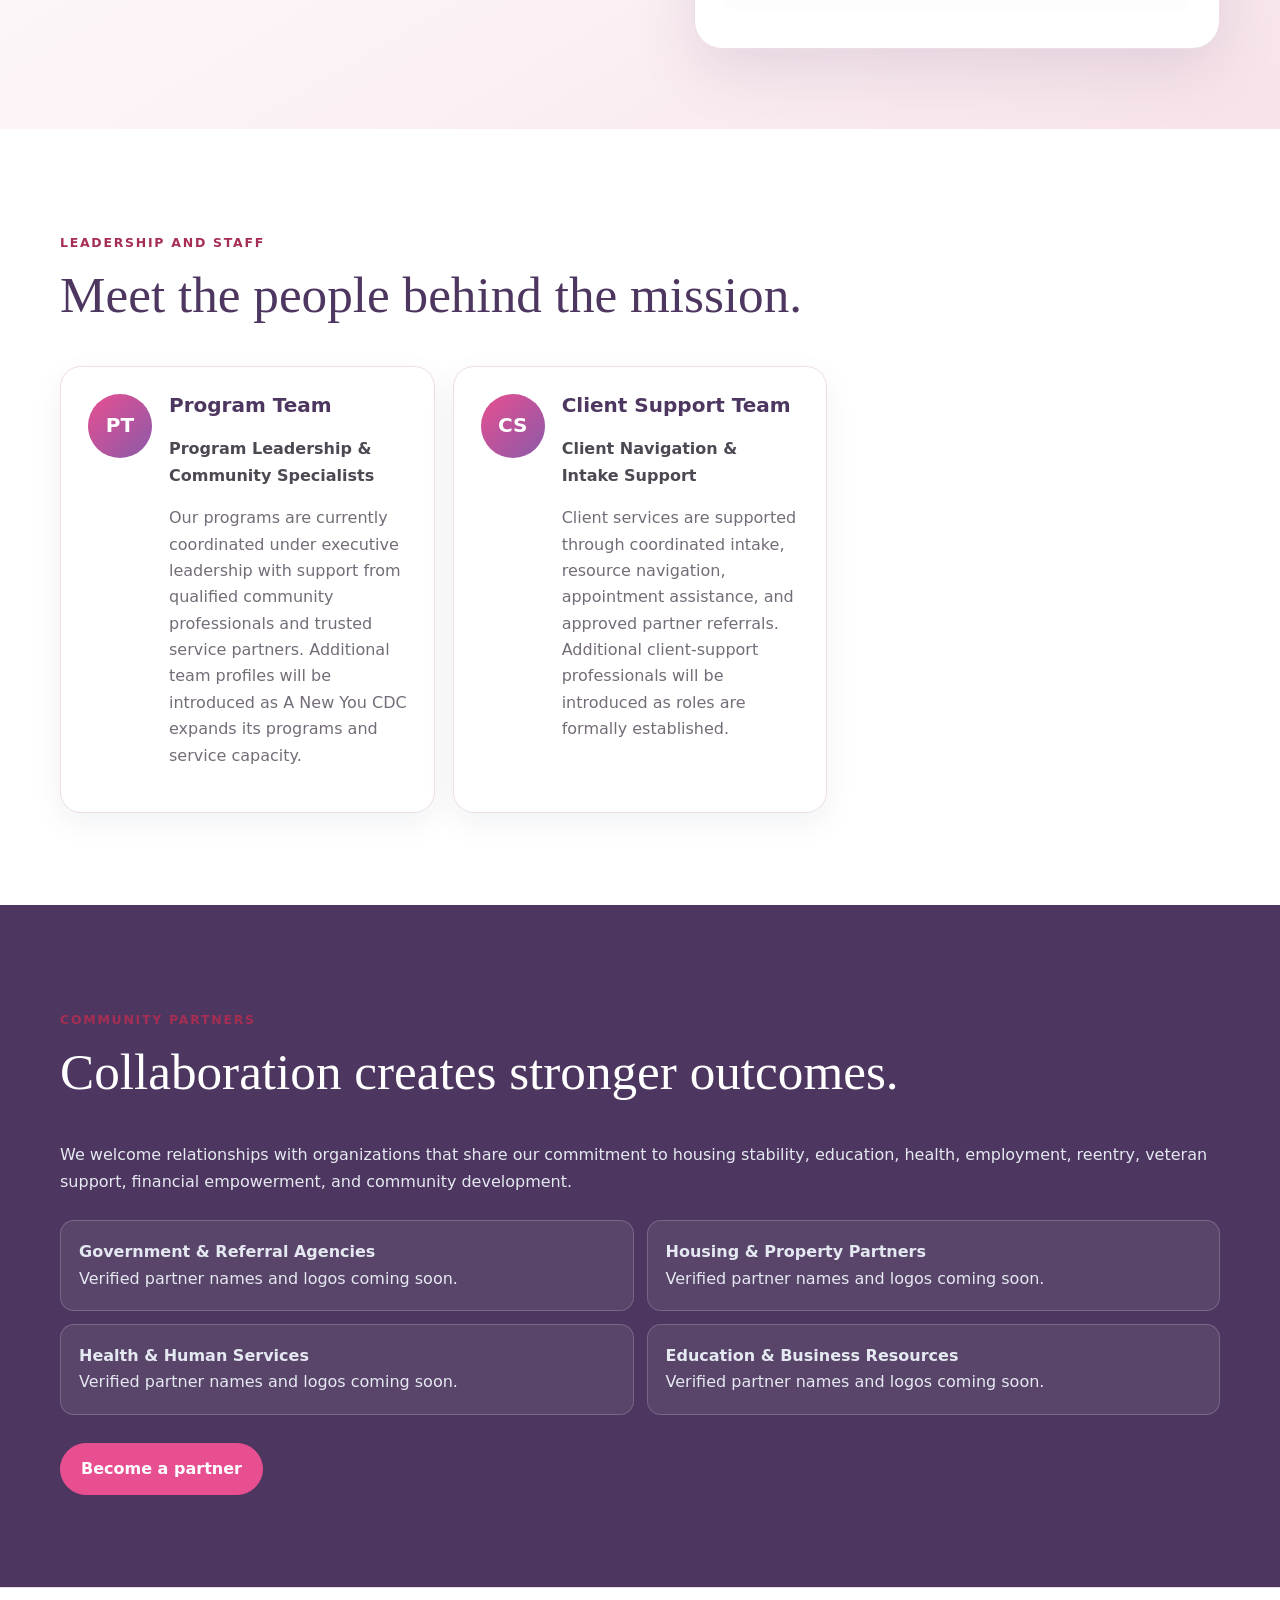
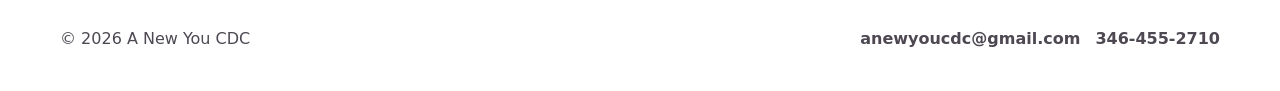
<file: staff-partners.html>
<!doctype html><html lang="en"><head><meta charset="utf-8"><meta name="viewport" content="width=device-width,initial-scale=1"><meta name="description" content="Meet the people and community partners supporting A New You CDC."><title>Staff & Partners | A New You CDC</title><link rel="canonical" href="https://anewyoucdc.com/staff-partners.html"><link rel="stylesheet" href="site-pages.css"><meta name="site-version" content="2026-07-19-2"></head><body>
<header class="site-header"><nav class="nav container"><a class="brand" href="index.html"><img src="logo.svg" alt="A New You"><span>A New You<small>Community Development Coalition</small></span></a><ul class="nav-links"><li><a href="index.html">Home</a></li><li><a href="who-we-serve.html">Who We Serve</a></li><li><a href="staff-partners.html">Staff & Partners</a></li><li><a href="client-portal.html">Client Portal</a></li><li><a class="cta" href="donate.html">Donate</a></li></ul></nav></header>
<main><section style="padding:72px 0;background:#fff"><div class="container"><div style="display:grid;grid-template-columns:140px 1fr;gap:30px;align-items:start;padding:38px;border:1px solid #eedde7;border-radius:28px;box-shadow:0 20px 60px rgba(108,65,125,.15)"><div style="display:grid;width:120px;height:120px;place-items:center;border-radius:50%;background:linear-gradient(135deg,#e84f91,#9859af);color:#fff;font-size:2rem;font-weight:900">SB</div><div><p class="eyebrow">Executive Leadership</p><h2 style="margin-bottom:8px">Sherita Buford</h2><h3>Founder & President</h3><p>Sherita Buford is the distinguished Founder, CEO and President of A New You Community Development Coalition, a community-centered organization guided by a growing national vision for transformation, opportunity, and sustainable progress. An accomplished program writer and director, she also serves as an educator, mentor, consultant, community advocate, philanthropist, and generational wealth strategist.</p><p>Her educational journey includes studies at Houston City College and the University of Houston. She is currently pursuing a master’s degree, further strengthening the academic foundation, executive insight, and organizational leadership she brings to community development and program innovation.</p><p>Through housing, education, business development, personal growth, and strategic resource navigation, Sherita helps individuals and families establish stronger foundations and create pathways toward lasting opportunity. Her leadership philosophy is grounded in service, compassion, accountability, excellence, and the belief that access to knowledge can transform both lives and communities.</p><p>As a devoted mother and grandmother, Sherita understands that meaningful success is measured not only by individual achievement, but also by the legacy created for future generations. She is committed to connecting people with quality housing, education, strategic partnerships, financial empowerment, and practical tools that allow them to move forward with confidence and dignity. Her enduring mission is to inspire a new mindset, cultivate a new direction, and empower every client to become a new you.</p><div class="button-row"><a class="button primary" href="https://book.squareup.com/appointments/2pkxr60y2b6k2z/location/LJZDSPF623TZ8/services" target="_blank" rel="noopener">Book with Sherita</a><a class="button" href="mailto:anewyoucdc@gmail.com">Contact Sherita</a></div></div></div></div></section><section class="hero"><div class="container hero-grid"><div><p class="eyebrow">Meet our team</p><h1>People united by service and possibility.</h1><p class="lead">A New You CDC brings together compassionate leadership, community knowledge, housing experience, and strategic partnerships to help clients move forward with confidence.</p></div><div class="logo-card"><img src="logo.svg" alt="Think Pink Presents A New You CDC"></div></div></section>
<section class="section white"><div class="container"><p class="eyebrow">Leadership and staff</p><h2>Meet the people behind the mission.</h2><div class="cards"><article class="card profile"><div class="avatar">PT</div><div><h3>Program Team</h3><strong>Program Leadership & Community Specialists</strong><p>Our programs are currently coordinated under executive leadership with support from qualified community professionals and trusted service partners. Additional team profiles will be introduced as A New You CDC expands its programs and service capacity.</p></div></article><article class="card profile"><div class="avatar">CS</div><div><h3>Client Support Team</h3><strong>Client Navigation & Intake Support</strong><p>Client services are supported through coordinated intake, resource navigation, appointment assistance, and approved partner referrals. Additional client-support professionals will be introduced as roles are formally established.</p></div></article></div></div></section>
<section class="section navy"><div class="container"><p class="eyebrow">Community partners</p><h2>Collaboration creates stronger outcomes.</h2><p>We welcome relationships with organizations that share our commitment to housing stability, education, health, employment, reentry, veteran support, financial empowerment, and community development.</p><div class="partner-list"><div class="partner"><strong>Government & Referral Agencies</strong><br>Verified partner names and logos coming soon.</div><div class="partner"><strong>Housing & Property Partners</strong><br>Verified partner names and logos coming soon.</div><div class="partner"><strong>Health & Human Services</strong><br>Verified partner names and logos coming soon.</div><div class="partner"><strong>Education & Business Resources</strong><br>Verified partner names and logos coming soon.</div></div><div class="button-row"><a class="button primary" href="mailto:anewyoucdc@gmail.com?subject=Partnership%20Inquiry">Become a partner</a></div></div></section></main>
<footer class="footer"><div class="container footer-row"><span>© <script>document.write(new Date().getFullYear())</script> A New You CDC</span><div class="footer-links"><a href="mailto:anewyoucdc@gmail.com">anewyoucdc@gmail.com</a><a href="tel:+13464552710">346-455-2710</a></div></div></footer></body></html>
</file>
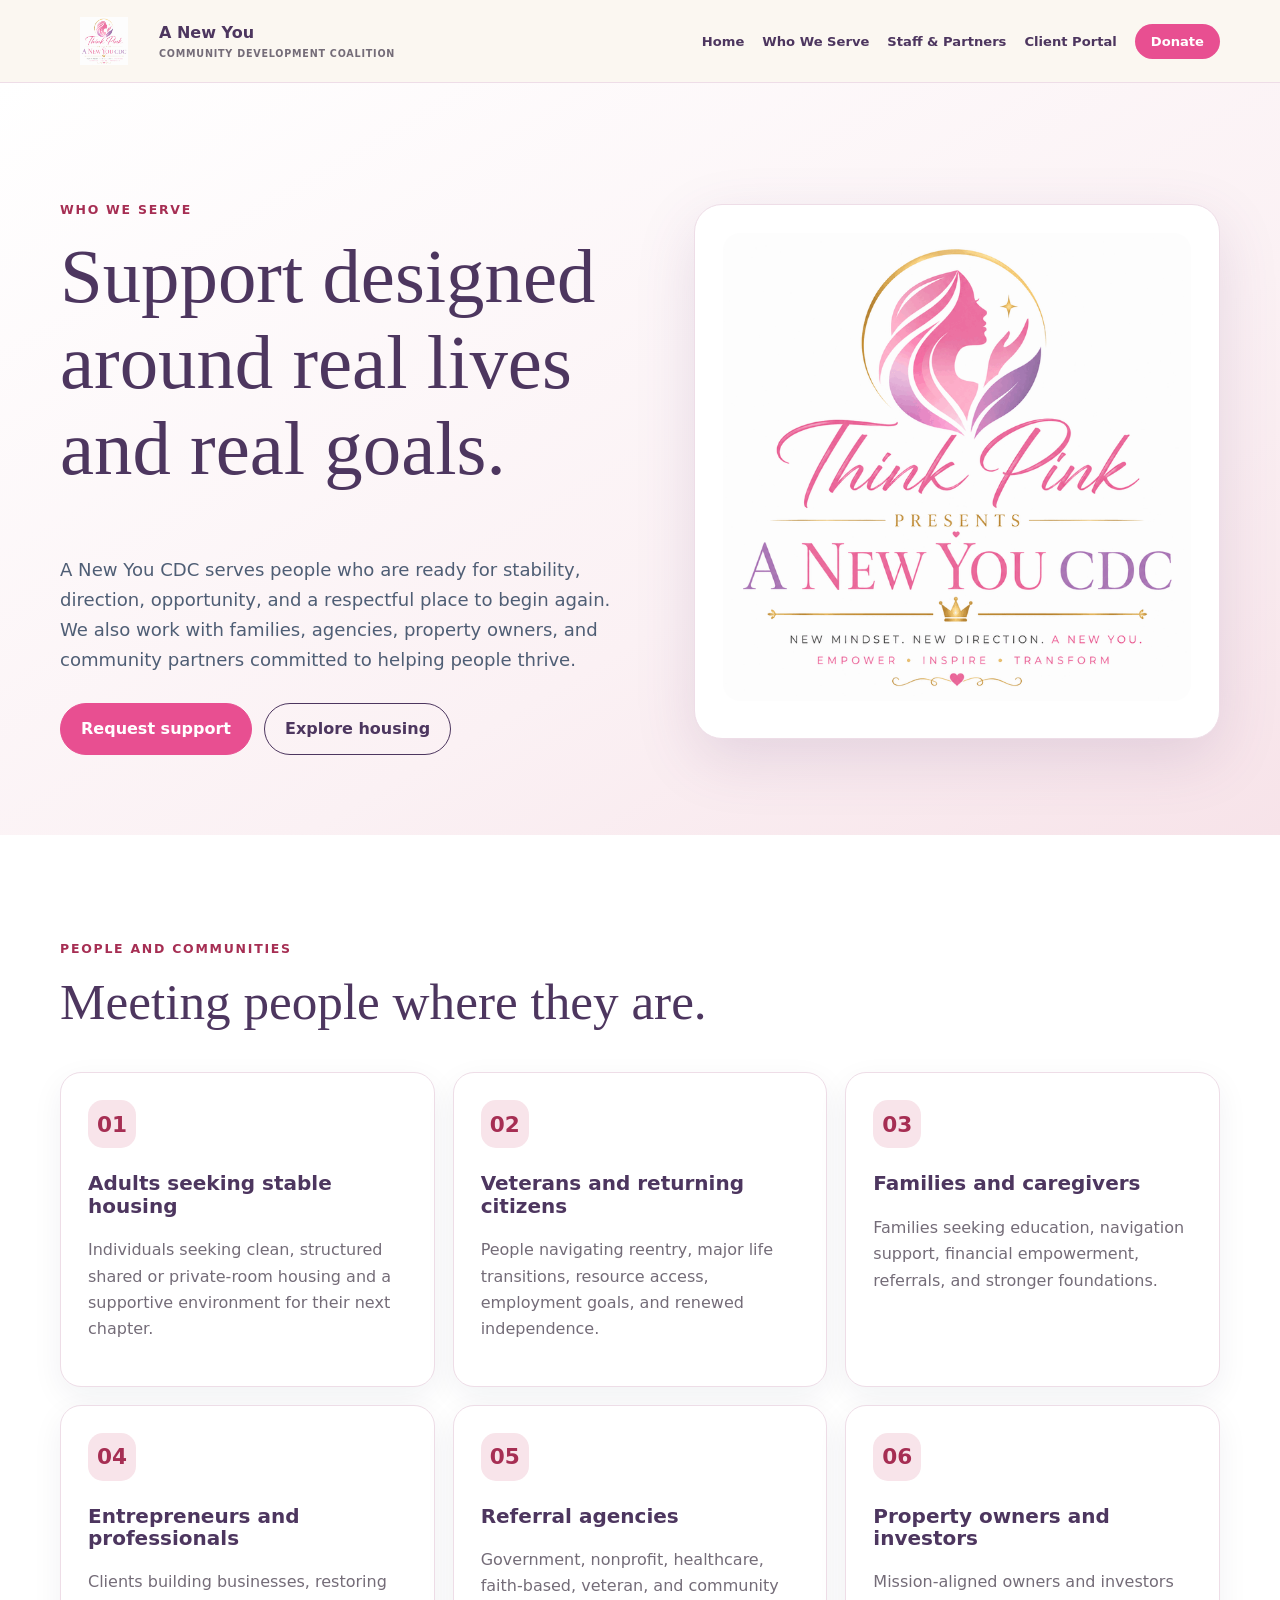
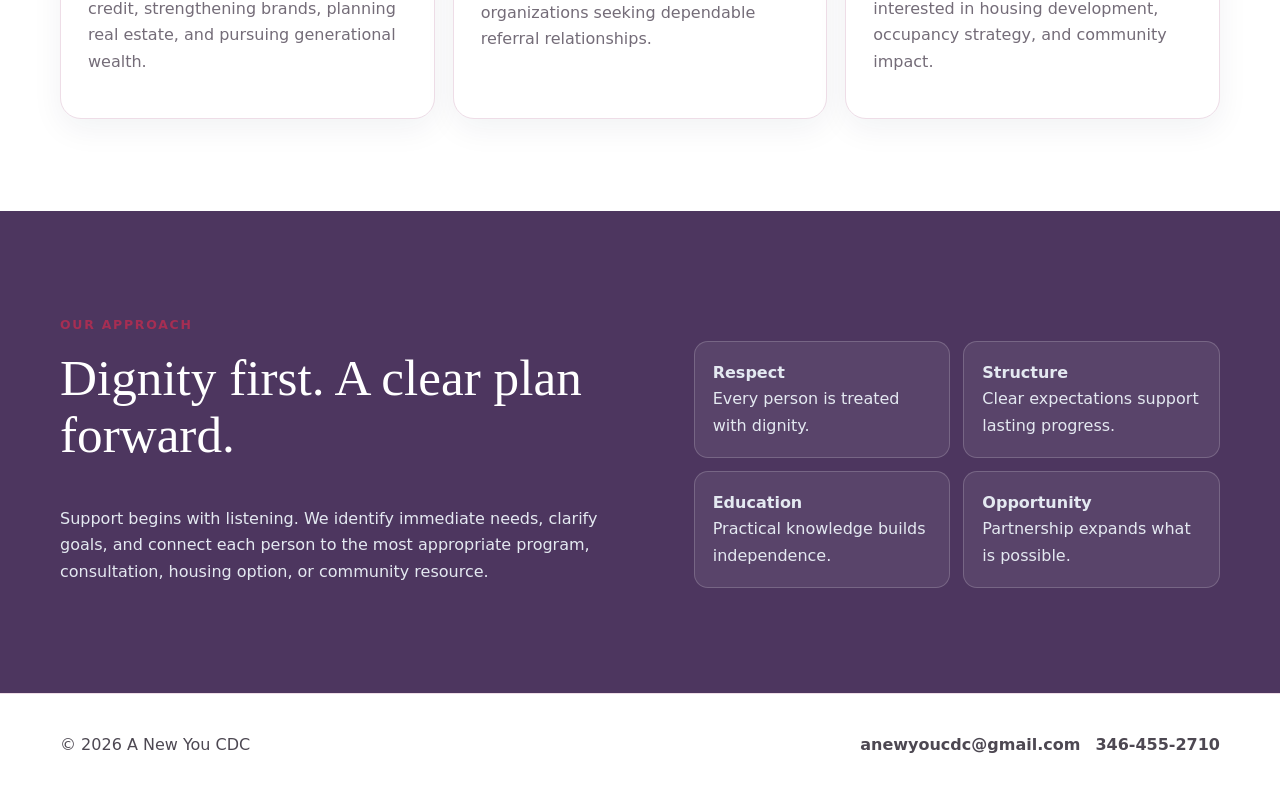
<file: who-we-serve.html>
<!doctype html><html lang="en"><head><meta charset="utf-8"><meta name="viewport" content="width=device-width,initial-scale=1"><meta name="description" content="Who A New You Community Development Coalition serves through housing, education, consulting, and community support."><title>Who We Serve | A New You CDC</title><link rel="canonical" href="https://anewyoucdc.com/who-we-serve.html"><link rel="stylesheet" href="site-pages.css"></head><body>
<header class="site-header"><nav class="nav container"><a class="brand" href="index.html"><img src="logo.svg" alt="A New You"><span>A New You<small>Community Development Coalition</small></span></a><ul class="nav-links"><li><a href="index.html">Home</a></li><li><a href="who-we-serve.html">Who We Serve</a></li><li><a href="staff-partners.html">Staff & Partners</a></li><li><a href="client-portal.html">Client Portal</a></li><li><a class="cta" href="donate.html">Donate</a></li></ul></nav></header>
<main><section class="hero"><div class="container hero-grid"><div><p class="eyebrow">Who we serve</p><h1>Support designed around real lives and real goals.</h1><p class="lead">A New You CDC serves people who are ready for stability, direction, opportunity, and a respectful place to begin again. We also work with families, agencies, property owners, and community partners committed to helping people thrive.</p><div class="button-row"><a class="button primary" href="index.html#contact">Request support</a><a class="button" href="index.html#housing">Explore housing</a></div></div><div class="logo-card"><img src="logo.svg" alt="Think Pink Presents A New You CDC"></div></div></section>
<section class="section white"><div class="container"><p class="eyebrow">People and communities</p><h2>Meeting people where they are.</h2><div class="cards"><article class="card"><div class="icon">01</div><h3>Adults seeking stable housing</h3><p>Individuals seeking clean, structured shared or private-room housing and a supportive environment for their next chapter.</p></article><article class="card"><div class="icon">02</div><h3>Veterans and returning citizens</h3><p>People navigating reentry, major life transitions, resource access, employment goals, and renewed independence.</p></article><article class="card"><div class="icon">03</div><h3>Families and caregivers</h3><p>Families seeking education, navigation support, financial empowerment, referrals, and stronger foundations.</p></article><article class="card"><div class="icon">04</div><h3>Entrepreneurs and professionals</h3><p>Clients building businesses, restoring credit, strengthening brands, planning real estate, and pursuing generational wealth.</p></article><article class="card"><div class="icon">05</div><h3>Referral agencies</h3><p>Government, nonprofit, healthcare, faith-based, veteran, and community organizations seeking dependable referral relationships.</p></article><article class="card"><div class="icon">06</div><h3>Property owners and investors</h3><p>Mission-aligned owners and investors interested in housing development, occupancy strategy, and community impact.</p></article></div></div></section>
<section class="section navy"><div class="container split"><div><p class="eyebrow">Our approach</p><h2>Dignity first. A clear plan forward.</h2><p>Support begins with listening. We identify immediate needs, clarify goals, and connect each person to the most appropriate program, consultation, housing option, or community resource.</p></div><div class="partner-list"><div class="partner"><strong>Respect</strong><br>Every person is treated with dignity.</div><div class="partner"><strong>Structure</strong><br>Clear expectations support lasting progress.</div><div class="partner"><strong>Education</strong><br>Practical knowledge builds independence.</div><div class="partner"><strong>Opportunity</strong><br>Partnership expands what is possible.</div></div></div></section></main>
<footer class="footer"><div class="container footer-row"><span>© <script>document.write(new Date().getFullYear())</script> A New You CDC</span><div class="footer-links"><a href="mailto:anewyoucdc@gmail.com">anewyoucdc@gmail.com</a><a href="tel:+13464552710">346-455-2710</a></div></div></footer></body></html>
</file>
<file: site-pages.css>
:root{--navy:#4d365f;--rose:#e84f91;--gold:#c99732;--cream:#fff9fc;--ink:#4d4852;--muted:#746c78;--line:#eedde7;--white:#fff;--shadow:0 20px 60px rgba(108,65,125,.15)}
*{box-sizing:border-box}html{scroll-behavior:smooth}body{margin:0;background:var(--cream);color:var(--ink);font-family:Inter,ui-sans-serif,system-ui,-apple-system,"Segoe UI",sans-serif;line-height:1.65}a{color:inherit}.container{width:min(calc(100% - 40px),1160px);margin:auto}.site-header{position:sticky;top:0;z-index:20;border-bottom:1px solid var(--line);background:rgba(251,247,241,.96);backdrop-filter:blur(14px)}.nav{display:flex;min-height:82px;align-items:center;justify-content:space-between;gap:22px}.brand{display:flex;align-items:center;gap:11px;color:var(--navy);font-weight:900;text-decoration:none}.brand img{width:88px;height:48px;object-fit:contain}.brand small{display:block;color:var(--muted);font-size:.6rem;letter-spacing:.08em;text-transform:uppercase}.nav-links{display:flex;align-items:center;gap:18px;margin:0;padding:0;list-style:none}.nav-links a{color:var(--navy);font-size:.82rem;font-weight:800;text-decoration:none}.nav-links .cta{padding:10px 16px;border-radius:999px;background:var(--rose);color:#fff}.hero{padding:105px 0 80px;background:linear-gradient(150deg,#fff 0%,#fbf1f4 62%,#f7e3e9 100%)}.hero-grid,.split{display:grid;grid-template-columns:1.05fr .95fr;gap:52px;align-items:center}.eyebrow{color:#a62e53;font-size:.78rem;font-weight:900;letter-spacing:.14em;text-transform:uppercase}h1,h2,h3{margin-top:0;color:var(--navy);line-height:1.12}h1,h2{font-family:Georgia,"Times New Roman",serif;font-weight:500}h1{font-size:clamp(3rem,6vw,5.7rem)}h2{font-size:clamp(2.25rem,4vw,4rem)}h3{font-size:1.25rem}.lead{color:#4f5e75;font-size:1.13rem}.button-row{display:flex;flex-wrap:wrap;gap:12px;margin-top:28px}.button{display:inline-flex;min-height:50px;align-items:center;justify-content:center;padding:12px 20px;border:1px solid var(--navy);border-radius:999px;color:var(--navy);font-weight:900;text-decoration:none}.button.primary{border-color:var(--rose);background:var(--rose);color:#fff}.logo-card{padding:28px;border:1px solid var(--line);border-radius:28px;background:#fff;box-shadow:var(--shadow)}.logo-card img{width:100%;border-radius:18px}.section{padding:92px 0}.section.white{background:#fff}.section.navy{background:var(--navy);color:#e4e9f1}.section.navy h2,.section.navy h3{color:#fff}.cards{display:grid;grid-template-columns:repeat(3,1fr);gap:18px;margin-top:38px}.card{padding:27px;border:1px solid var(--line);border-radius:21px;background:#fff;box-shadow:0 10px 32px rgba(23,37,63,.06)}.card p{color:var(--muted)}.icon{display:grid;width:48px;height:48px;margin-bottom:24px;place-items:center;border-radius:15px;background:#f8e4ea;color:#a62e53;font-size:1.35rem;font-weight:900}.notice{padding:20px;border-left:4px solid var(--gold);border-radius:10px;background:#fff8e8;color:#59461e}.profile{display:grid;grid-template-columns:64px 1fr;gap:17px;align-items:start}.avatar{display:grid;width:64px;height:64px;place-items:center;border-radius:50%;background:linear-gradient(135deg,var(--rose),#8b5aa9);color:#fff;font-size:1.25rem;font-weight:900}.partner-list{display:grid;grid-template-columns:repeat(2,1fr);gap:13px;margin-top:25px}.partner{padding:18px;border:1px solid rgba(255,255,255,.18);border-radius:14px;background:rgba(255,255,255,.07)}.donate-panel{padding:38px;border-radius:28px;background:var(--navy);color:#fff;box-shadow:var(--shadow)}.donate-panel h2,.donate-panel h3{color:#fff}.amounts{display:flex;flex-wrap:wrap;gap:10px;margin:22px 0}.amounts span{padding:11px 17px;border:1px solid rgba(255,255,255,.3);border-radius:999px;font-weight:900}.upload-shell{max-width:820px;margin:auto;padding:40px;border:1px solid var(--line);border-radius:28px;background:#fff;box-shadow:var(--shadow)}.security-list{display:grid;grid-template-columns:repeat(2,1fr);gap:12px;margin:25px 0}.security-list div{padding:16px;border-radius:13px;background:#f7f8fa}.upload-zone{padding:42px;border:2px dashed #c9cfda;border-radius:18px;background:#fafbfc;text-align:center}.upload-zone button{margin-top:10px;padding:12px 20px;border:0;border-radius:999px;background:#aeb5c0;color:#fff;font-weight:900;cursor:not-allowed}.footer{padding:38px 0;border-top:1px solid var(--line);background:#fff}.footer-row{display:flex;justify-content:space-between;gap:20px;flex-wrap:wrap}.footer a{font-weight:800;text-decoration:none}.footer-links{display:flex;gap:15px;flex-wrap:wrap}@media(max-width:940px){.nav{align-items:flex-start;padding:16px 0;flex-direction:column}.nav-links{flex-wrap:wrap}.hero-grid,.split{grid-template-columns:1fr}.cards{grid-template-columns:1fr 1fr}}@media(max-width:650px){.cards,.partner-list,.security-list{grid-template-columns:1fr}.nav-links{gap:11px}.nav-links a{font-size:.75rem}.hero{padding-top:70px}.section{padding:70px 0}.upload-shell{padding:24px}}
</file>
